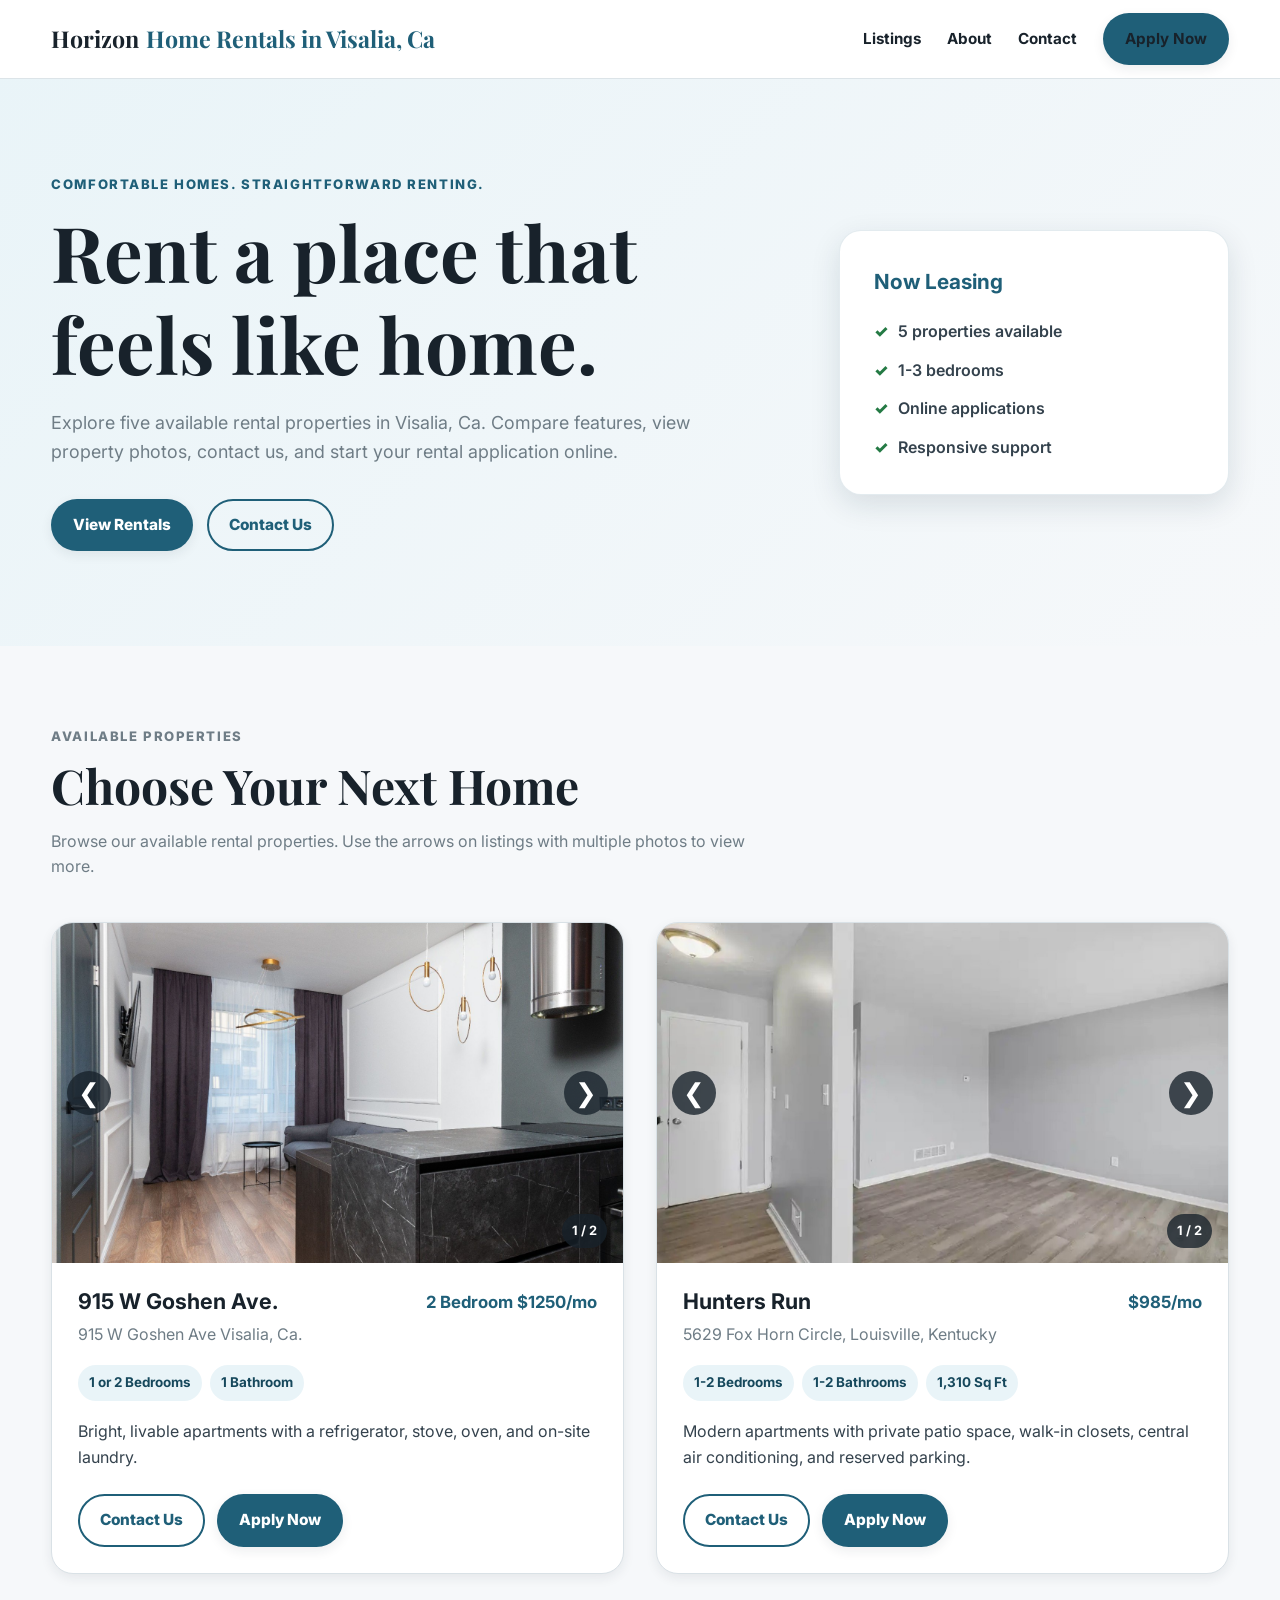
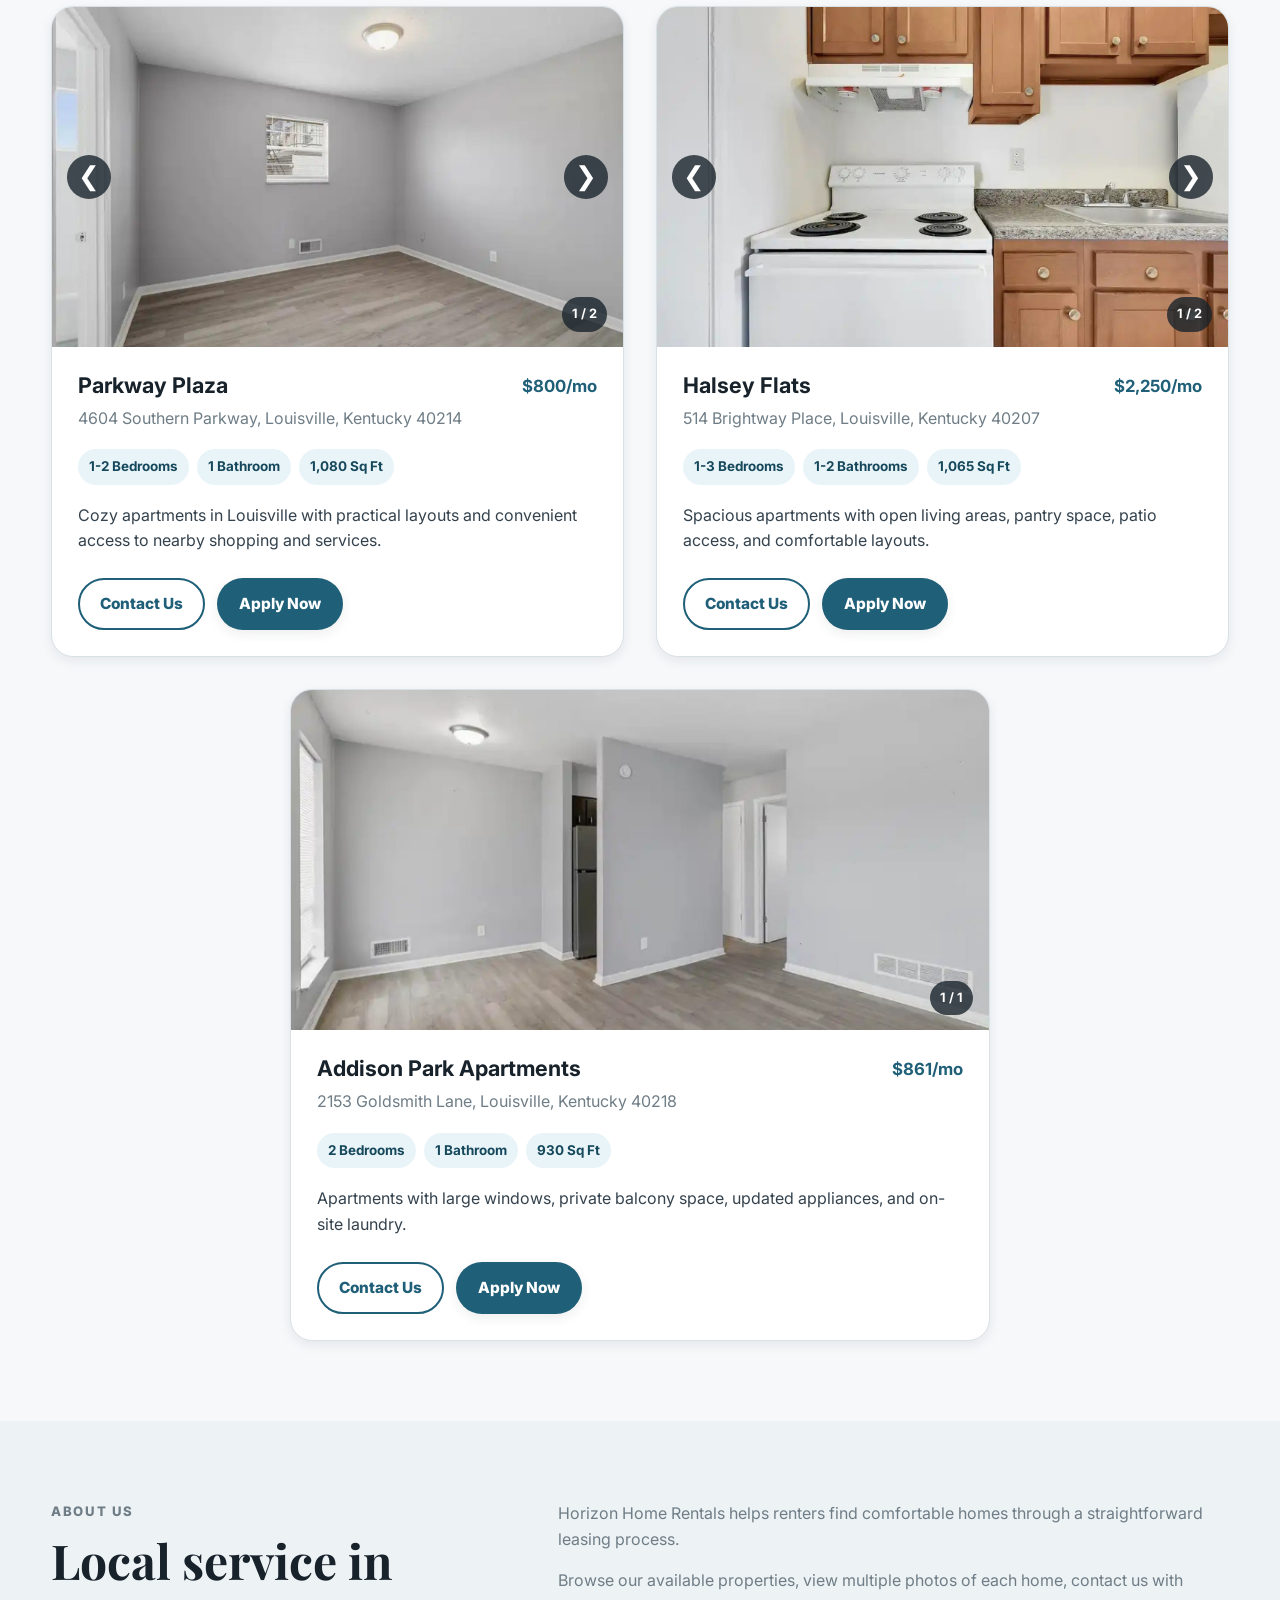
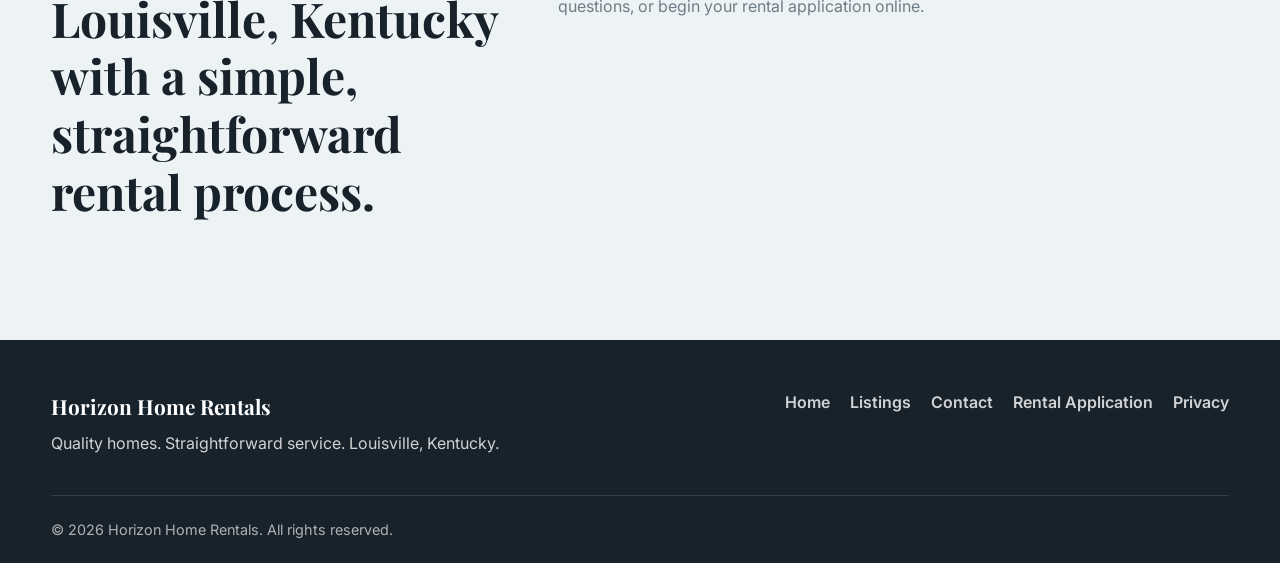
<file: index.html>
<!DOCTYPE html>
<html lang="en">

<head>
  <meta charset="UTF-8">

  <meta
    name="viewport"
    content="width=device-width, initial-scale=1.0"
  >

  <meta
    name="description"
    content="Browse available rental homes in Visalia, Ca. View property photos, contact us, and apply online."
  >

  <title>Horizon Home Rentals</title>

  <link
    rel="preconnect"
    href="https://fonts.googleapis.com"
  >

  <link
    rel="preconnect"
    href="https://fonts.gstatic.com"
    crossorigin
  >

  <link
    href="https://fonts.googleapis.com/css2?family=Inter:wght@400;500;600;700;800&family=Playfair+Display:wght@700&display=swap"
    rel="stylesheet"
  >

  <link
    rel="stylesheet"
    href="assets/css/styles.css"
  >

  <script
    src="assets/js/config.js"
    defer
  ></script>

  <script
    src="assets/js/main.js"
    defer
  ></script>
</head>

<body>

  <a
    class="skip-link"
    href="#main-content"
  >
    Skip to content
  </a>


  <!-- =========================
       HEADER
  ========================== -->

  <header class="site-header">

    <div class="container nav-wrap">

      <a
        class="brand"
        href="index.html"
        aria-label="Horizon Home Rentals home"
      >
        Horizon
        <span>Home Rentals in Visalia, Ca</span>
      </a>


      <button
        class="menu-toggle"
        type="button"
        aria-expanded="false"
        aria-controls="site-nav"
      >
        Menu
      </button>


      <nav
        id="site-nav"
        class="site-nav"
        aria-label="Primary navigation"
      >

        <a href="#listings">
          Listings
        </a>

        <a href="#about">
          About
        </a>

        <a href="contact.html">
          Contact
        </a>

        <a
          class="button button-primary"
          href="https://form.jotform.com/262532139626054"
        >
          Apply Now
        </a>

      </nav>

    </div>

  </header>


  <!-- =========================
       MAIN CONTENT
  ========================== -->

  <main id="main-content">


    <!-- =========================
         HERO SECTION
    ========================== -->

    <section
      class="hero"
      aria-labelledby="hero-title"
    >

      <div class="container hero-grid">

        <div class="hero-content">

          <p class="eyebrow">
            Comfortable homes. Straightforward renting.
          </p>

          <h1 id="hero-title">
            Rent a place that feels like home.
          </h1>

          <p class="hero-copy">
            Explore five available rental properties in Visalia, Ca.
            Compare features, view property photos, contact us, and start your
            rental application online.
          </p>

          <div class="hero-actions">

            <a
              class="button button-primary"
              href="#listings"
            >
              View Rentals
            </a>

            <a
              class="button button-secondary"
              href="contact.html"
            >
              Contact Us
            </a>

          </div>

        </div>


        <aside
          class="hero-card"
          aria-label="Rental highlights"
        >

          <strong>
            Now Leasing
          </strong>

          <span>
            5 properties available
          </span>

          <span>
            1-3 bedrooms
          </span>

          <span>
            Online applications
          </span>

          <span>
            Responsive support
          </span>

        </aside>

      </div>

    </section>


    <!-- =========================
         RENTAL LISTINGS
    ========================== -->

    <section
      id="listings"
      class="section"
      aria-labelledby="listings-title"
    >

      <div class="container">

        <header class="section-heading">

          <p class="eyebrow">
            Available Properties
          </p>

          <h2 id="listings-title">
            Choose Your Next Home
          </h2>

          <p>
            Browse our available rental properties.
            Use the arrows on listings with multiple photos to view more.
          </p>

        </header>


        <div class="listing-grid">


          <!-- =========================
               LISTING 1
          ========================== -->

          <article
            class="listing-card"
            data-listing="915 W Goshen ave."
          >

            <div
              class="slideshow"
              data-slideshow
              aria-label="Broadleaf Arms Apartments photo slideshow"
            >

              <img
                src="assets/images/image1.jpg"
                alt="Broadleaf Arms Apartments interior"
                class="slide active"
              >

              <img
                src="assets/images/image2.jpg"
                alt="Broadleaf Arms Apartments interior"
                class="slide"
              >


              <button
                class="slide-button prev"
                type="button"
                aria-label="View previous Broadleaf Arms Apartments photo"
              >
                &#10094;
              </button>

              <button
                class="slide-button next"
                type="button"
                aria-label="View next Broadleaf Arms Apartments photo"
              >
                &#10095;
              </button>


              <span
                class="slide-counter"
                aria-live="polite"
              >
                1 / 2
              </span>

            </div>


            <div class="listing-content">

              <header class="listing-title-row">

                <h3>
                  915 W Goshen Ave.
                </h3>

                <strong>
                  2 Bedroom $1250/mo<br>
                
                </strong>

              </header>


              <address class="address">
                915 W Goshen Ave Visalia, Ca.
              </address>


              <ul
                class="facts"
                aria-label="Property details"
              >
                <li>1 or 2 Bedrooms</li>
                <li>1 Bathroom</li>
              </ul>


              <p>
                Bright, livable apartments with a refrigerator, stove,
                oven, and on-site laundry.
              </p>


              <footer class="card-actions">

                <a
                  class="button button-secondary"
                  href="contact.html?property=Broadleaf%20Arms%20Apartments"
                >
                  Contact Us
                </a>

                <a
                  class="button button-primary"
                  href="https://form.jotform.com/262532139626054"
                >
                  Apply Now
                </a>

              </footer>

            </div>

          </article>


          <!-- =========================
               LISTING 2
          ========================== -->

          <article
            class="listing-card"
            data-listing="Hunters Run"
          >

            <div
              class="slideshow"
              data-slideshow
              aria-label="Hunters Run photo slideshow"
            >

              <img
                src="assets/images/image3.jpg"
                alt="Hunters Run apartment interior"
                class="slide active"
              >

              <img
                src="assets/images/image4.jpg"
                alt="Hunters Run apartment interior"
                class="slide"
              >


              <button
                class="slide-button prev"
                type="button"
                aria-label="View previous Hunters Run photo"
              >
                &#10094;
              </button>

              <button
                class="slide-button next"
                type="button"
                aria-label="View next Hunters Run photo"
              >
                &#10095;
              </button>


              <span
                class="slide-counter"
                aria-live="polite"
              >
                1 / 2
              </span>

            </div>


            <div class="listing-content">

              <header class="listing-title-row">

                <h3>
                  Hunters Run
                </h3>

                <strong>
                  $985/mo
                </strong>

              </header>


              <address class="address">
                5629 Fox Horn Circle, Louisville, Kentucky
              </address>


              <ul
                class="facts"
                aria-label="Property details"
              >
                <li>1-2 Bedrooms</li>
                <li>1-2 Bathrooms</li>
                <li>1,310 Sq Ft</li>
              </ul>


              <p>
                Modern apartments with private patio space, walk-in closets,
                central air conditioning, and reserved parking.
              </p>


              <footer class="card-actions">

                <a
                  class="button button-secondary"
                  href="contact.html?property=Hunters%20Run"
                >
                  Contact Us
                </a>

                <a
                  class="button button-primary"
                  href="https://form.jotform.com/262532139626054"
                >
                  Apply Now
                </a>

              </footer>

            </div>

          </article>


          <!-- =========================
               LISTING 3
          ========================== -->

          <article
            class="listing-card"
            data-listing="Parkway Plaza"
          >

            <div
              class="slideshow"
              data-slideshow
              aria-label="Parkway Plaza photo slideshow"
            >

              <img
                src="assets/images/image5.jpg"
                alt="Parkway Plaza apartment interior"
                class="slide active"
              >

              <img
                src="assets/images/image6.jpg"
                alt="Parkway Plaza apartment interior"
                class="slide"
              >


              <button
                class="slide-button prev"
                type="button"
                aria-label="View previous Parkway Plaza photo"
              >
                &#10094;
              </button>

              <button
                class="slide-button next"
                type="button"
                aria-label="View next Parkway Plaza photo"
              >
                &#10095;
              </button>


              <span
                class="slide-counter"
                aria-live="polite"
              >
                1 / 2
              </span>

            </div>


            <div class="listing-content">

              <header class="listing-title-row">

                <h3>
                  Parkway Plaza
                </h3>

                <strong>
                  $800/mo
                </strong>

              </header>


              <address class="address">
                4604 Southern Parkway, Louisville, Kentucky 40214
              </address>


              <ul
                class="facts"
                aria-label="Property details"
              >
                <li>1-2 Bedrooms</li>
                <li>1 Bathroom</li>
                <li>1,080 Sq Ft</li>
              </ul>


              <p>
                Cozy apartments in Louisville with practical layouts
                and convenient access to nearby shopping and services.
              </p>


              <footer class="card-actions">

                <a
                  class="button button-secondary"
                  href="contact.html?property=Parkway%20Plaza"
                >
                  Contact Us
                </a>

                <a
                  class="button button-primary"
                  href="https://form.jotform.com/262532139626054"
                >
                  Apply Now
                </a>

              </footer>

            </div>

          </article>


          <!-- =========================
               LISTING 4
          ========================== -->

          <article
            class="listing-card"
            data-listing="Halsey Flats"
          >

            <div
              class="slideshow"
              data-slideshow
              aria-label="Halsey Flats photo slideshow"
            >

              <img
                src="assets/images/image7.jpg"
                alt="Halsey Flats apartment interior"
                class="slide active"
              >

              <img
                src="assets/images/image8.jpg"
                alt="Halsey Flats apartment interior"
                class="slide"
              >


              <button
                class="slide-button prev"
                type="button"
                aria-label="View previous Halsey Flats photo"
              >
                &#10094;
              </button>

              <button
                class="slide-button next"
                type="button"
                aria-label="View next Halsey Flats photo"
              >
                &#10095;
              </button>


              <span
                class="slide-counter"
                aria-live="polite"
              >
                1 / 2
              </span>

            </div>


            <div class="listing-content">

              <header class="listing-title-row">

                <h3>
                  Halsey Flats
                </h3>

                <strong>
                  $2,250/mo
                </strong>

              </header>


              <address class="address">
                514 Brightway Place, Louisville, Kentucky 40207
              </address>


              <ul
                class="facts"
                aria-label="Property details"
              >
                <li>1-3 Bedrooms</li>
                <li>1-2 Bathrooms</li>
                <li>1,065 Sq Ft</li>
              </ul>


              <p>
                Spacious apartments with open living areas,
                pantry space, patio access, and comfortable layouts.
              </p>


              <footer class="card-actions">

                <a
                  class="button button-secondary"
                  href="contact.html?property=Halsey%20Flats"
                >
                  Contact Us
                </a>

                <a
                  class="button button-primary"
                  href="https://form.jotform.com/262532139626054"
                >
                  Apply Now
                </a>

              </footer>

            </div>

          </article>


          <!-- =========================
               LISTING 5
          ========================== -->

          <article
            class="listing-card"
            data-listing="Addison Park Apartments"
          >

            <div
              class="slideshow"
              data-slideshow
              aria-label="Addison Park Apartments photo slideshow"
            >

              <img
                src="assets/images/image9.jpg"
                alt="Addison Park Apartments interior"
                class="slide active"
              >


              <span
                class="slide-counter"
                aria-live="polite"
              >
                1 / 1
              </span>

            </div>


            <div class="listing-content">

              <header class="listing-title-row">

                <h3>
                  Addison Park Apartments
                </h3>

                <strong>
                  $861/mo
                </strong>

              </header>


              <address class="address">
                2153 Goldsmith Lane, Louisville, Kentucky 40218
              </address>


              <ul
                class="facts"
                aria-label="Property details"
              >
                <li>2 Bedrooms</li>
                <li>1 Bathroom</li>
                <li>930 Sq Ft</li>
              </ul>


              <p>
                Apartments with large windows, private balcony space,
                updated appliances, and on-site laundry.
              </p>


              <footer class="card-actions">

                <a
                  class="button button-secondary"
                  href="contact.html?property=Addison%20Park%20Apartments"
                >
                  Contact Us
                </a>

                <a
                  class="button button-primary"
                  href="https://form.jotform.com/262532139626054"
                >
                  Apply Now
                </a>

              </footer>

            </div>

          </article>

        </div>

      </div>

    </section>


    <!-- =========================
         ABOUT SECTION
    ========================== -->

    <section
      id="about"
      class="section section-muted"
      aria-labelledby="about-title"
    >

      <div class="container two-column">

        <header>

          <p class="eyebrow">
            About Us
          </p>

          <h2 id="about-title">
            Local service in Louisville, Kentucky with a simple,
            straightforward rental process.
          </h2>

        </header>


        <div>

          <p>
            Horizon Home Rentals helps renters find comfortable homes
            through a straightforward leasing process.
          </p>

          <p>
            Browse our available properties, view multiple photos of each home,
            contact us with questions, or begin your rental application online.
          </p>

        </div>

      </div>

    </section>

  </main>


  <!-- =========================
       FOOTER
  ========================== -->

  <footer class="site-footer">

    <div class="container footer-grid">

      <section aria-labelledby="footer-company">

        <strong id="footer-company">
          Horizon Home Rentals
        </strong>

        <p>
          Quality homes. Straightforward service. Louisville, Kentucky.
        </p>

      </section>


      <nav aria-label="Footer navigation">

        <a href="index.html">
          Home
        </a>

        <a href="#listings">
          Listings
        </a>

        <a href="contact.html">
          Contact
        </a>

        <a href="https://form.jotform.com/262532139626054">
          Rental Application
        </a>

        <a href="privacy.html">
          Privacy
        </a>

      </nav>

    </div>


    <div class="container footer-bottom">

      <p>
        &copy;
        <span id="year"></span>
        Horizon Home Rentals.
        All rights reserved.
      </p>

    </div>

  </footer>

</body>

</html>
</file>
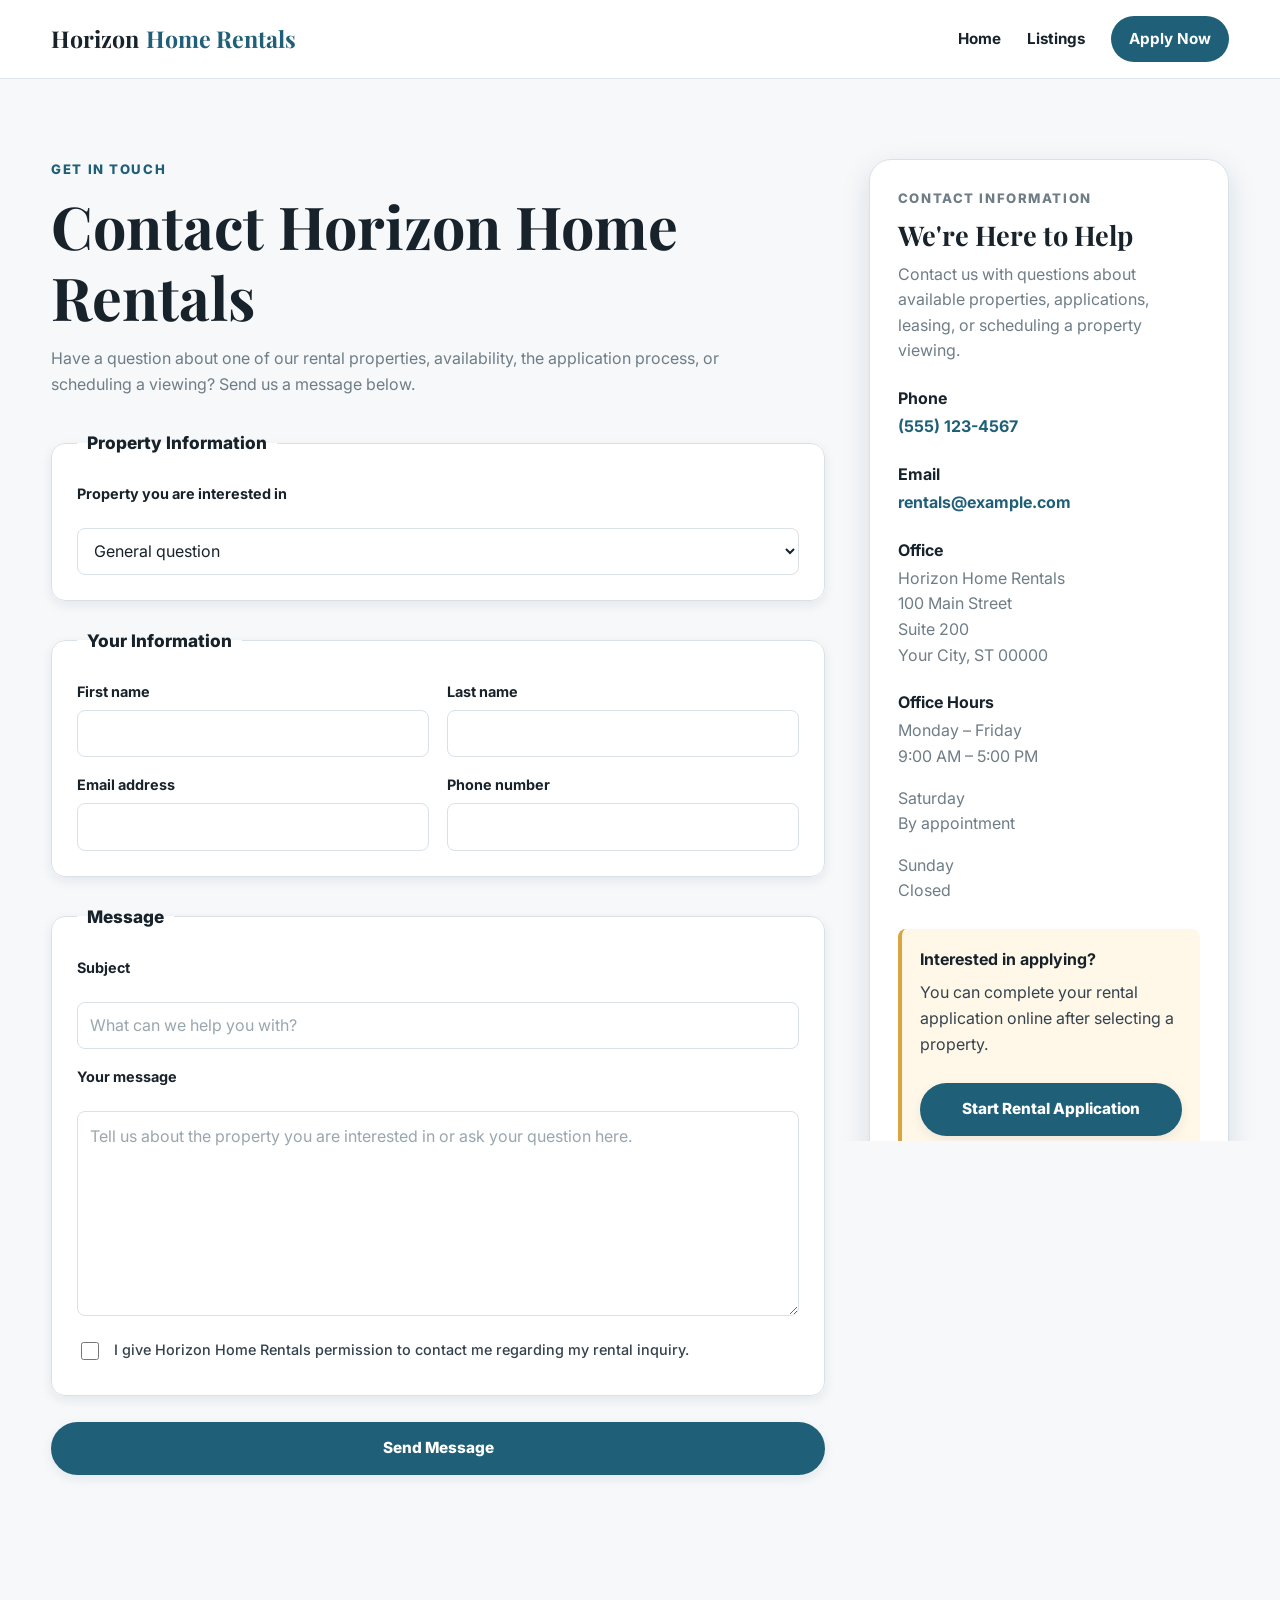
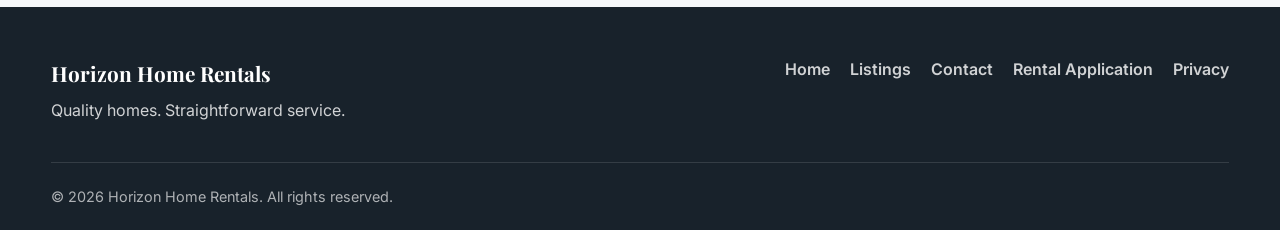
<file: contact.html>
<!doctype html>
<html lang="en">

<head>
  <meta charset="utf-8">

  <meta
    name="viewport"
    content="width=device-width, initial-scale=1"
  >

  <meta
    name="description"
    content="Contact Horizon Home Rentals about available rental properties, leasing questions, and rental applications."
  >

  <title>
    Contact Us | Horizon Home Rentals
  </title>

  <link
    rel="preconnect"
    href="https://fonts.googleapis.com"
  >

  <link
    rel="preconnect"
    href="https://fonts.gstatic.com"
    crossorigin
  >

  <link
    href="https://fonts.googleapis.com/css2?family=Inter:wght@400;500;600;700;800&family=Playfair+Display:wght@700&display=swap"
    rel="stylesheet"
  >

  <link
    rel="stylesheet"
    href="assets/css/styles.css"
  >

  <script
    src="assets/js/config.js"
    defer
  ></script>

  <script
    src="assets/js/contact.js"
    defer
  ></script>
</head>


<body>

  <a
    class="skip-link"
    href="#main-content"
  >
    Skip to content
  </a>


  <!-- =========================
       HEADER
  ========================== -->

  <header class="site-header">

    <div class="container nav-wrap">

      <a
        class="brand"
        href="index.html"
        aria-label="Horizon Home Rentals home"
      >
        Horizon
        <span>Home Rentals</span>
      </a>


      <nav
        class="site-nav always-visible"
        aria-label="Primary navigation"
      >

        <a href="index.html">
          Home
        </a>

        <a href="index.html#listings">
          Listings
        </a>

        <a
          class="nav-cta"
          href="application.html"
        >
          Apply Now
        </a>

      </nav>

    </div>

  </header>


  <!-- =========================
       MAIN CONTENT
  ========================== -->

  <main
    id="main-content"
    class="section"
  >

    <div class="container form-layout">


      <!-- =========================
           CONTACT FORM SECTION
      ========================== -->

      <section aria-labelledby="contact-title">

        <p class="eyebrow">
          Get In Touch
        </p>

        <h1 id="contact-title">
          Contact Horizon Home Rentals
        </h1>

        <p class="form-intro">
          Have a question about one of our rental properties,
          availability, the application process, or scheduling
          a viewing? Send us a message below.
        </p>


        <form
          id="contact-form"
          class="application-form"
          novalidate
        >


          <!-- =========================
               PROPERTY SELECTION
          ========================== -->

          <fieldset>

            <legend>
              Property Information
            </legend>


            <label for="property">
              Property you are interested in
            </label>

            <select
              id="property"
              name="property"
            >

              <option value="">
                General question
              </option>

              <option>
                Cedar Ridge House
              </option>

              <option>
                Maple Court Townhome
              </option>

              <option>
                Willow Park Bungalow
              </option>

              <option>
                Riverstone Family Home
              </option>

              <option>
                Sunset Loft Apartment
              </option>

            </select>

          </fieldset>


          <!-- =========================
               CONTACT INFORMATION
          ========================== -->

          <fieldset>

            <legend>
              Your Information
            </legend>


            <div class="field-grid two">


              <div>

                <label for="first-name">
                  First name
                </label>

                <input
                  id="first-name"
                  name="first_name"
                  type="text"
                  autocomplete="given-name"
                  required
                >

              </div>


              <div>

                <label for="last-name">
                  Last name
                </label>

                <input
                  id="last-name"
                  name="last_name"
                  type="text"
                  autocomplete="family-name"
                  required
                >

              </div>


            </div>


            <div class="field-grid two">


              <div>

                <label for="email">
                  Email address
                </label>

                <input
                  id="email"
                  name="email"
                  type="email"
                  autocomplete="email"
                  required
                >

              </div>


              <div>

                <label for="phone">
                  Phone number
                </label>

                <input
                  id="phone"
                  name="phone"
                  type="tel"
                  autocomplete="tel"
                >

              </div>


            </div>

          </fieldset>


          <!-- =========================
               MESSAGE DETAILS
          ========================== -->

          <fieldset>

            <legend>
              Message
            </legend>


            <label for="subject">
              Subject
            </label>

            <input
              id="subject"
              name="subject"
              type="text"
              placeholder="What can we help you with?"
              required
            >


            <label for="message">
              Your message
            </label>

            <textarea
              id="message"
              name="message"
              rows="7"
              placeholder="Tell us about the property you are interested in or ask your question here."
              required
            ></textarea>


            <label class="check-row">

              <input
                type="checkbox"
                name="contact_permission"
                required
              >

              <span>
                I give Horizon Home Rentals permission to
                contact me regarding my rental inquiry.
              </span>

            </label>

          </fieldset>


          <!-- =========================
               SUBMIT BUTTON
          ========================== -->

          <button
            class="button button-primary full-width"
            type="submit"
          >
            Send Message
          </button>


          <p
            id="contact-status"
            class="status-message"
            role="status"
            aria-live="polite"
          ></p>


        </form>

      </section>


      <!-- =========================
           CONTACT INFORMATION CARD
      ========================== -->

      <aside
        class="payment-card"
        aria-labelledby="contact-info-title"
      >

        <p class="eyebrow">
          Contact Information
        </p>

        <h2 id="contact-info-title">
          We're Here to Help
        </h2>


        <p>
          Contact us with questions about available
          properties, applications, leasing, or
          scheduling a property viewing.
        </p>


        <section aria-labelledby="phone-title">

          <h3 id="phone-title">
            Phone
          </h3>

          <p>
            <a href="tel:+15551234567">
              (555) 123-4567
            </a>
          </p>

        </section>


        <section aria-labelledby="email-title">

          <h3 id="email-title">
            Email
          </h3>

          <p>
            <a href="mailto:rentals@example.com">
              rentals@example.com
            </a>
          </p>

        </section>


        <section aria-labelledby="office-title">

          <h3 id="office-title">
            Office
          </h3>

          <address>
            Horizon Home Rentals<br>
            100 Main Street<br>
            Suite 200<br>
            Your City, ST 00000
          </address>

        </section>


        <section aria-labelledby="hours-title">

          <h3 id="hours-title">
            Office Hours
          </h3>

          <p>
            Monday – Friday<br>
            9:00 AM – 5:00 PM
          </p>

          <p>
            Saturday<br>
            By appointment
          </p>

          <p>
            Sunday<br>
            Closed
          </p>

        </section>


        <div class="notice">

          <strong>
            Interested in applying?
          </strong>

          <p>
            You can complete your rental application
            online after selecting a property.
          </p>

          <a
            class="button button-primary full-width"
            href="application.html"
          >
            Start Rental Application
          </a>

        </div>


      </aside>


    </div>

  </main>


  <!-- =========================
       FOOTER
  ========================== -->

  <footer class="site-footer">

    <div class="container footer-grid">


      <section aria-labelledby="footer-company">

        <strong id="footer-company">
          Horizon Home Rentals
        </strong>

        <p>
          Quality homes. Straightforward service.
        </p>

      </section>


      <nav aria-label="Footer navigation">

        <a href="index.html">
          Home
        </a>

        <a href="index.html#listings">
          Listings
        </a>

        <a href="contact.html">
          Contact
        </a>

        <a href="application.html">
          Rental Application
        </a>

        <a href="privacy.html">
          Privacy
        </a>

      </nav>


    </div>


    <div class="container footer-bottom">

      <p>
        &copy;
        <span id="year"></span>
        Horizon Home Rentals.
        All rights reserved.
      </p>

    </div>

  </footer>


</body>

</html>
</file>
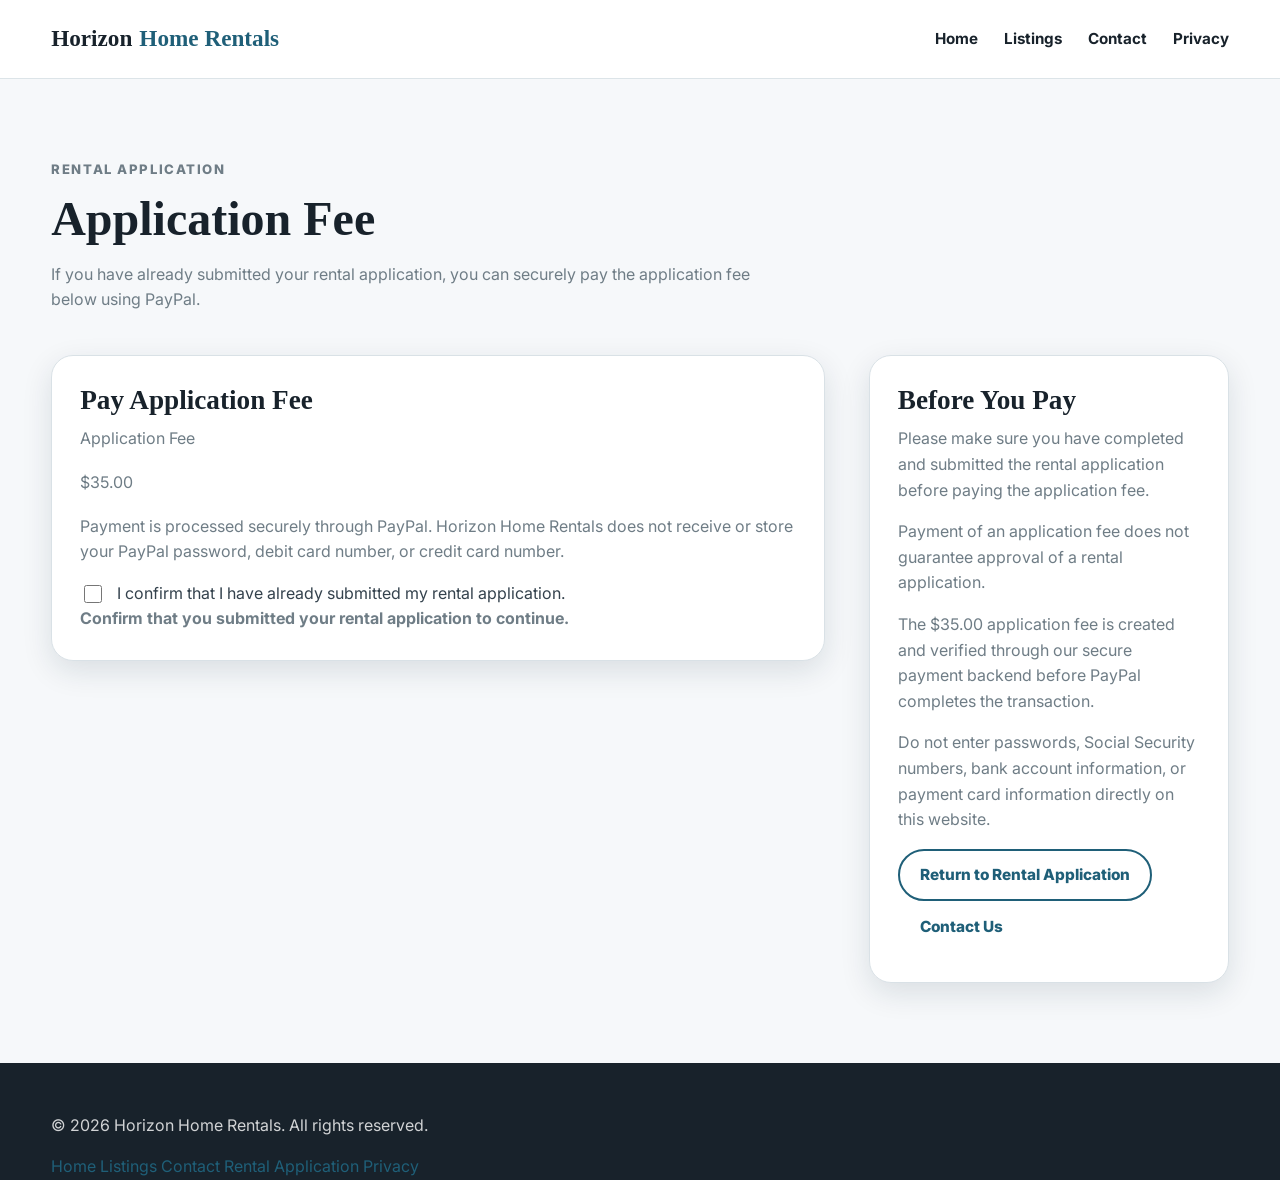
<file: payment.html>
<!DOCTYPE html>
<html lang="en">

<head>
  <meta charset="UTF-8">

  <meta
    name="viewport"
    content="width=device-width, initial-scale=1.0"
  >

  <meta
    name="description"
    content="Pay the Horizon Home Rentals rental application fee securely through PayPal."
  >

  <title>Application Fee | Horizon Home Rentals</title>

  <link
    rel="preconnect"
    href="https://fonts.googleapis.com"
  >

  <link
    rel="preconnect"
    href="https://fonts.gstatic.com"
    crossorigin
  >

  <link
    href="https://fonts.googleapis.com/css2?family=Inter:wght@400;500;600;700&display=swap"
    rel="stylesheet"
  >

  <link
    rel="stylesheet"
    href="assets/css/styles.css"
  >
</head>


<body>

  <a
    class="skip-link"
    href="#main-content"
  >
    Skip to main content
  </a>


  <!-- =========================
       HEADER
  ========================== -->

  <header class="site-header">

    <div class="container nav-wrap">

      <a
        class="brand"
        href="index.html"
        aria-label="Horizon Home Rentals home"
      >
        Horizon
        <span>Home Rentals</span>
      </a>


      <nav
        class="site-nav always-visible"
        aria-label="Main navigation"
      >

        <a href="index.html">
          Home
        </a>

        <a href="index.html#listings">
          Listings
        </a>

        <a href="contact.html">
          Contact
        </a>

        <a href="privacy.html">
          Privacy
        </a>

      </nav>

    </div>

  </header>


  <!-- =========================
       MAIN CONTENT
  ========================== -->

  <main
    id="main-content"
    class="section"
  >

    <div class="container">

      <div class="section-heading">

        <p class="eyebrow">
          Rental Application
        </p>

        <h1>
          Application Fee
        </h1>

        <p>
          If you have already submitted your rental application,
          you can securely pay the application fee below using PayPal.
        </p>

      </div>


      <div class="form-layout">


        <!-- =========================
             PAYMENT CARD
        ========================== -->

        <section
          class="payment-card"
          aria-labelledby="payment-heading"
        >

          <h2 id="payment-heading">
            Pay Application Fee
          </h2>


          <p>
            Application Fee
          </p>


          <p
            class="fee"
            id="fee-display"
          >
            $35.00
          </p>


          <p>
            Payment is processed securely through PayPal.
            Horizon Home Rentals does not receive or store your
            PayPal password, debit card number, or credit card number.
          </p>


          <div class="check-row">

            <input
              type="checkbox"
              id="application-confirmation"
              name="application_confirmation"
            >

            <label for="application-confirmation">
              I confirm that I have already submitted my rental application.
            </label>

          </div>


          <div
            id="paypal-button-container"
            aria-live="polite"
            style="display: none; margin-top: 24px;"
          ></div>


          <p
            id="paypal-status"
            class="status-message"
            role="status"
            aria-live="polite"
          >
            Confirm that you submitted your rental application to continue.
          </p>

        </section>


        <!-- =========================
             INFORMATION CARD
        ========================== -->

        <aside class="payment-card">

          <h2>
            Before You Pay
          </h2>


          <p>
            Please make sure you have completed and submitted
            the rental application before paying the application fee.
          </p>


          <p>
            Payment of an application fee does not guarantee
            approval of a rental application.
          </p>


          <p>
            The $35.00 application fee is created and verified
            through our secure payment backend before PayPal
            completes the transaction.
          </p>


          <p>
            Do not enter passwords, Social Security numbers,
            bank account information, or payment card information
            directly on this website.
          </p>


          <a
            class="button button-secondary"
            href="https://form.jotform.com/262532139626054"
          >
            Return to Rental Application
          </a>


          <a
            class="button button-outline"
            href="contact.html"
          >
            Contact Us
          </a>

        </aside>

      </div>

    </div>

  </main>


  <!-- =========================
       FOOTER
  ========================== -->

  <footer class="site-footer">

    <div class="container">

      <p>
        &copy;
        <span id="year">2026</span>
        Horizon Home Rentals.
        All rights reserved.
      </p>


      <nav
        class="footer-nav"
        aria-label="Footer navigation"
      >

        <a href="index.html">
          Home
        </a>

        <a href="index.html#listings">
          Listings
        </a>

        <a href="contact.html">
          Contact
        </a>

        <a href="https://form.jotform.com/262532139626054">
          Rental Application
        </a>

        <a href="privacy.html">
          Privacy
        </a>

      </nav>

    </div>

  </footer>


  <!-- =========================
       SITE CONFIG
  ========================== -->

  <script src="assets/js/config.js"></script>


  <!-- =========================
       PAYPAL SECURE CHECKOUT
  ========================== -->

  <script>

    document.addEventListener(
      "DOMContentLoaded",
      initializePaymentPage
    );


    function initializePaymentPage() {

      const config =
        window.RENTAL_SITE_CONFIG || {};


      const checkbox =
        document.getElementById(
          "application-confirmation"
        );


      const paypalContainer =
        document.getElementById(
          "paypal-button-container"
        );


      const status =
        document.getElementById(
          "paypal-status"
        );


      const feeDisplay =
        document.getElementById(
          "fee-display"
        );


      const year =
        document.getElementById(
          "year"
        );


      const clientId =
        config.paypalClientId || "";


      /*
       * Your Netlify payment backend.
       */

      const NETLIFY_BACKEND =
        "https://warm-palmier-0e6c75.netlify.app";


      const CREATE_ORDER_URL =
        NETLIFY_BACKEND +
        "/.netlify/functions/create-order";


      const CAPTURE_ORDER_URL =
        NETLIFY_BACKEND +
        "/.netlify/functions/capture-order";


      /*
       * Update footer year.
       */

      if (year) {

        year.textContent =
          new Date().getFullYear();

      }


      /*
       * Display fixed application fee.
       */

      if (feeDisplay) {

        feeDisplay.textContent =
          "$35.00";

      }


      /*
       * Check required elements.
       */

      if (
        !checkbox ||
        !paypalContainer ||
        !status
      ) {

        console.error(
          "Required payment page elements are missing."
        );

        return;

      }


      /*
       * Make sure PayPal Client ID
       * exists in config.js.
       */

      if (
        !clientId ||
        clientId ===
          "YOUR_PAYPAL_CLIENT_ID"
      ) {

        setStatus(
          "PayPal has not been configured.",
          "error"
        );


        checkbox.disabled = true;

        return;

      }


      /*
       * Confirmation checkbox.
       */

      checkbox.addEventListener(
        "change",
        function () {

          if (checkbox.checked) {

            paypalContainer.style.display =
              "block";


            setStatus(
              "Loading secure PayPal checkout...",
              "info"
            );


            loadPayPalSDK();

          } else {

            paypalContainer.style.display =
              "none";


            setStatus(
              "Confirm that you submitted your rental application to continue.",
              "info"
            );

          }

        }
      );


      /*
       * Load PayPal SDK.
       */

      function loadPayPalSDK() {

        if (
          window.paypal &&
          window.paypal.Buttons
        ) {

          renderPayPalButtons();

          return;

        }


        const existingScript =
          document.getElementById(
            "paypal-sdk-script"
          );


        if (existingScript) {

          return;

        }


        const script =
          document.createElement(
            "script"
          );


        script.id =
          "paypal-sdk-script";


        script.src =
          "https://www.paypal.com/sdk/js" +
          "?client-id=" +
          encodeURIComponent(clientId) +
          "&currency=USD" +
          "&intent=capture";


        script.async = true;


        script.onload =
          function () {

            if (
              window.paypal &&
              window.paypal.Buttons
            ) {

              renderPayPalButtons();

            } else {

              setStatus(
                "PayPal checkout could not be initialized.",
                "error"
              );

            }

          };


        script.onerror =
          function () {

            setStatus(
              "PayPal could not be loaded. Please refresh the page and try again.",
              "error"
            );

          };


        document.body.appendChild(
          script
        );

      }


      /*
       * Render PayPal Buttons.
       */

      function renderPayPalButtons() {

        if (
          paypalContainer.dataset.rendered ===
          "true"
        ) {

          setStatus(
            "Choose PayPal below to continue.",
            "success"
          );

          return;

        }


        paypalContainer.innerHTML = "";


        try {

          window.paypal
            .Buttons({

              style: {

                layout:
                  "vertical",

                shape:
                  "rect",

                label:
                  "paypal"

              },


              /*
               * Netlify creates the order.
               * The browser does NOT decide
               * the actual payment amount.
               */

              createOrder:
                async function () {

                  setStatus(
                    "Creating secure $35.00 payment...",
                    "info"
                  );


                  try {

                    const response =
                      await fetch(
                        CREATE_ORDER_URL,
                        {

                          method:
                            "POST",

                          headers: {

                            "Content-Type":
                              "application/json"

                          }

                        }
                      );


                    let data = {};


                    try {

                      data =
                        await response.json();

                    } catch (
                      jsonError
                    ) {

                      console.error(
                        "Could not read create-order response:",
                        jsonError
                      );

                    }


                    if (
                      !response.ok ||
                      !data.id
                    ) {

                      console.error(
                        "Create order failed:",
                        data
                      );


                      setStatus(
                        data.error ||
                        "The payment order could not be created.",
                        "error"
                      );


                      throw new Error(
                        data.error ||
                        "Unable to create PayPal order."
                      );

                    }


                    return data.id;

                  } catch (
                    error
                  ) {

                    console.error(
                      "Create order request error:",
                      error
                    );


                    setStatus(
                      "The payment could not be started. Please try again.",
                      "error"
                    );


                    throw error;

                  }

                },


              /*
               * Buyer approved PayPal.
               * Netlify verifies the order
               * and captures it.
               */

              onApprove:
                async function (
                  data
                ) {

                  setStatus(
                    "Verifying and processing your payment...",
                    "info"
                  );


                  try {

                    const response =
                      await fetch(
                        CAPTURE_ORDER_URL,
                        {

                          method:
                            "POST",

                          headers: {

                            "Content-Type":
                              "application/json"

                          },

                          body:
                            JSON.stringify({

                              orderID:
                                data.orderID

                            })

                        }
                      );


                    let result = {};


                    try {

                      result =
                        await response.json();

                    } catch (
                      jsonError
                    ) {

                      console.error(
                        "Could not read capture response:",
                        jsonError
                      );

                    }


                    if (
                      !response.ok ||
                      !result.success
                    ) {

                      console.error(
                        "Capture failed:",
                        result
                      );


                      setStatus(
                        result.error ||
                        "Payment verification failed.",
                        "error"
                      );


                      throw new Error(
                        result.error ||
                        "Payment verification failed."
                      );

                    }


                    paypalContainer.style.display =
                      "none";


                    checkbox.checked =
                      true;


                    checkbox.disabled =
                      true;


                    let successMessage =
                      "Payment completed successfully.";


                    if (
                      result.transactionID
                    ) {

                      successMessage +=
                        " Transaction ID: " +
                        result.transactionID;

                    }


                    setStatus(
                      successMessage,
                      "success"
                    );

                  } catch (
                    error
                  ) {

                    console.error(
                      "Capture request error:",
                      error
                    );


                    setStatus(
                      "The payment could not be verified or completed. Please try again.",
                      "error"
                    );


                    throw error;

                  }

                },


              /*
               * Buyer cancels.
               */

              onCancel:
                function () {

                  setStatus(
                    "The payment was cancelled. No payment was completed.",
                    "info"
                  );

                },


              /*
               * PayPal checkout error.
               */

              onError:
                function (
                  error
                ) {

                  console.error(
                    "PayPal checkout error:",
                    error
                  );


                  setStatus(
                    "PayPal could not complete the payment. Please try again.",
                    "error"
                  );

                }

            })


            .render(
              "#paypal-button-container"
            )


            .then(
              function () {

                paypalContainer.dataset.rendered =
                  "true";


                setStatus(
                  "Choose PayPal below to continue.",
                  "success"
                );

              }
            )


            .catch(
              function (
                error
              ) {

                console.error(
                  "PayPal button render error:",
                  error
                );


                setStatus(
                  "The PayPal button could not be displayed. Please refresh the page.",
                  "error"
                );

              }
            );

        } catch (
          error
        ) {

          console.error(
            "PayPal initialization error:",
            error
          );


          setStatus(
            "PayPal could not be initialized.",
            "error"
          );

        }

      }


      /*
       * Status helper.
       */

      function setStatus(
        message,
        type
      ) {

        status.textContent =
          message;


        status.classList.remove(
          "success",
          "error"
        );


        if (
          type === "success"
        ) {

          status.classList.add(
            "success"
          );

        }


        if (
          type === "error"
        ) {

          status.classList.add(
            "error"
          );

        }

      }

    }

  </script>

</body>

</html>
</file>
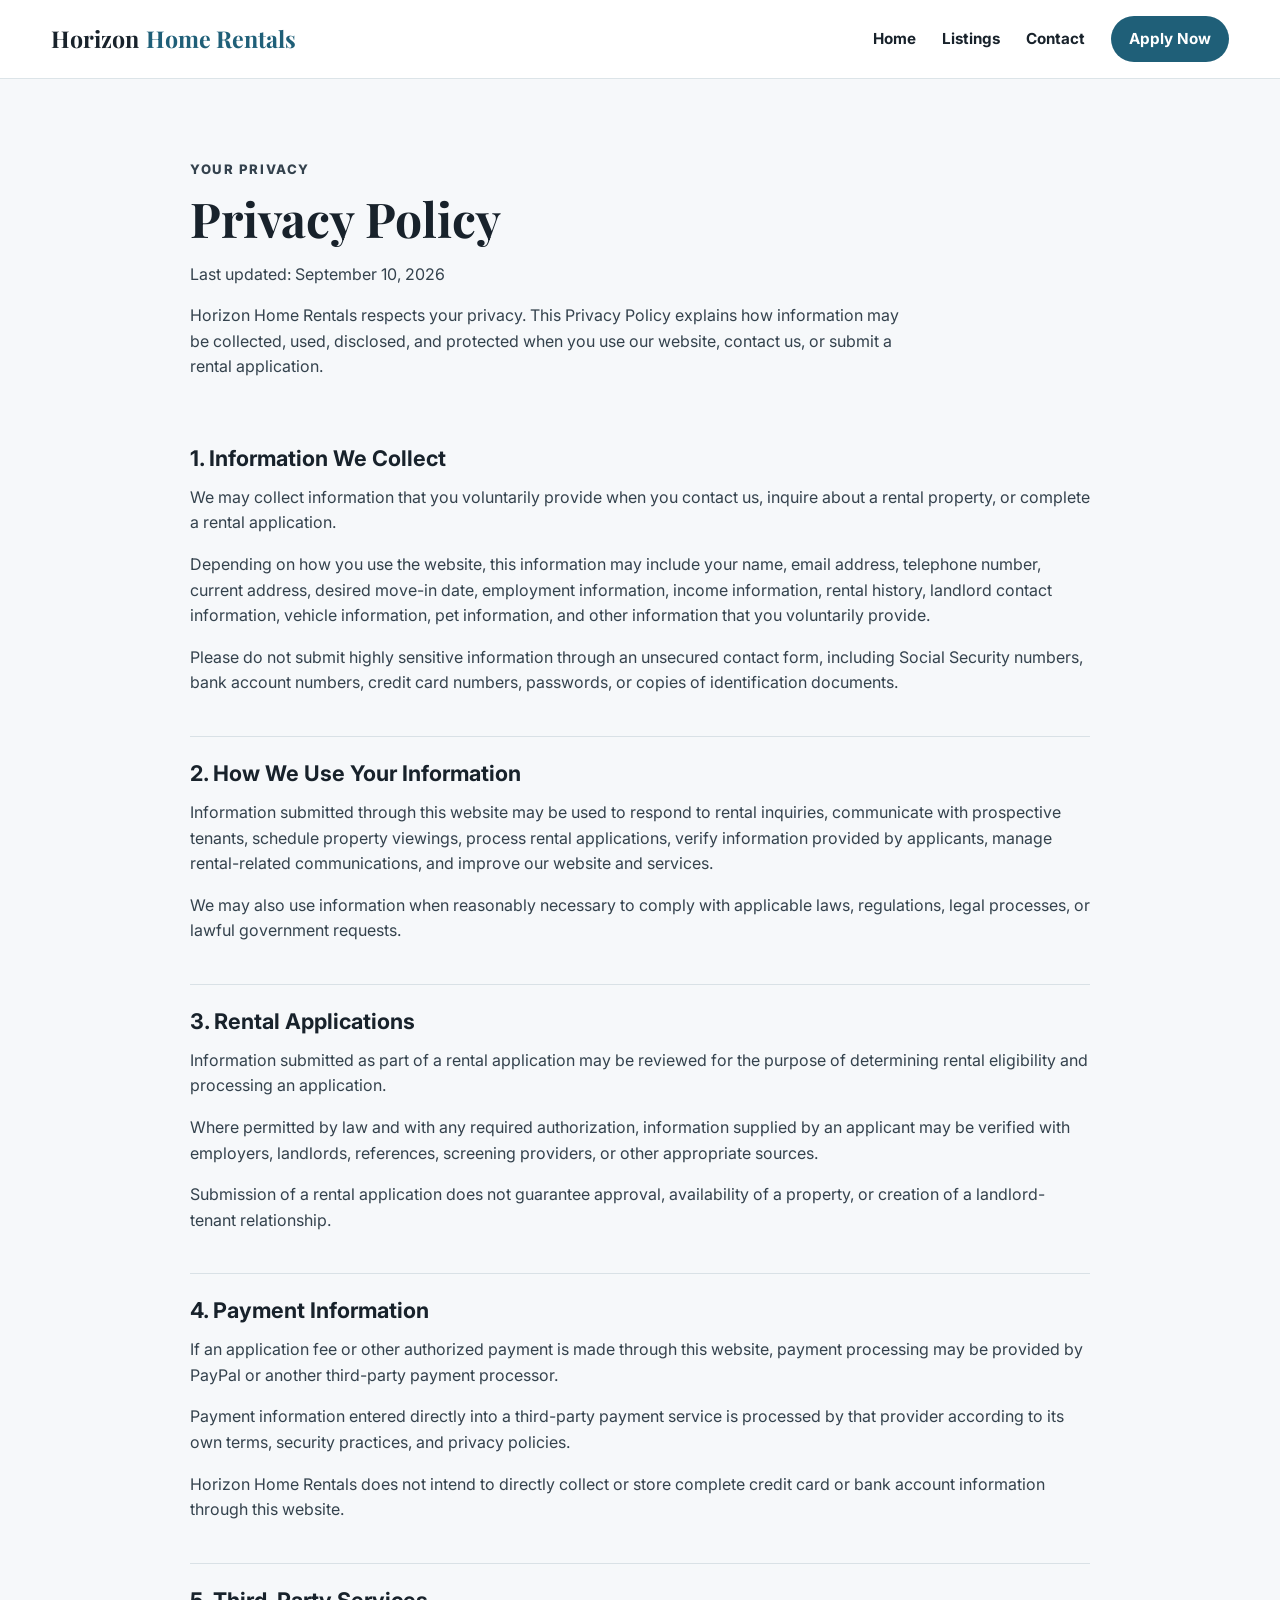
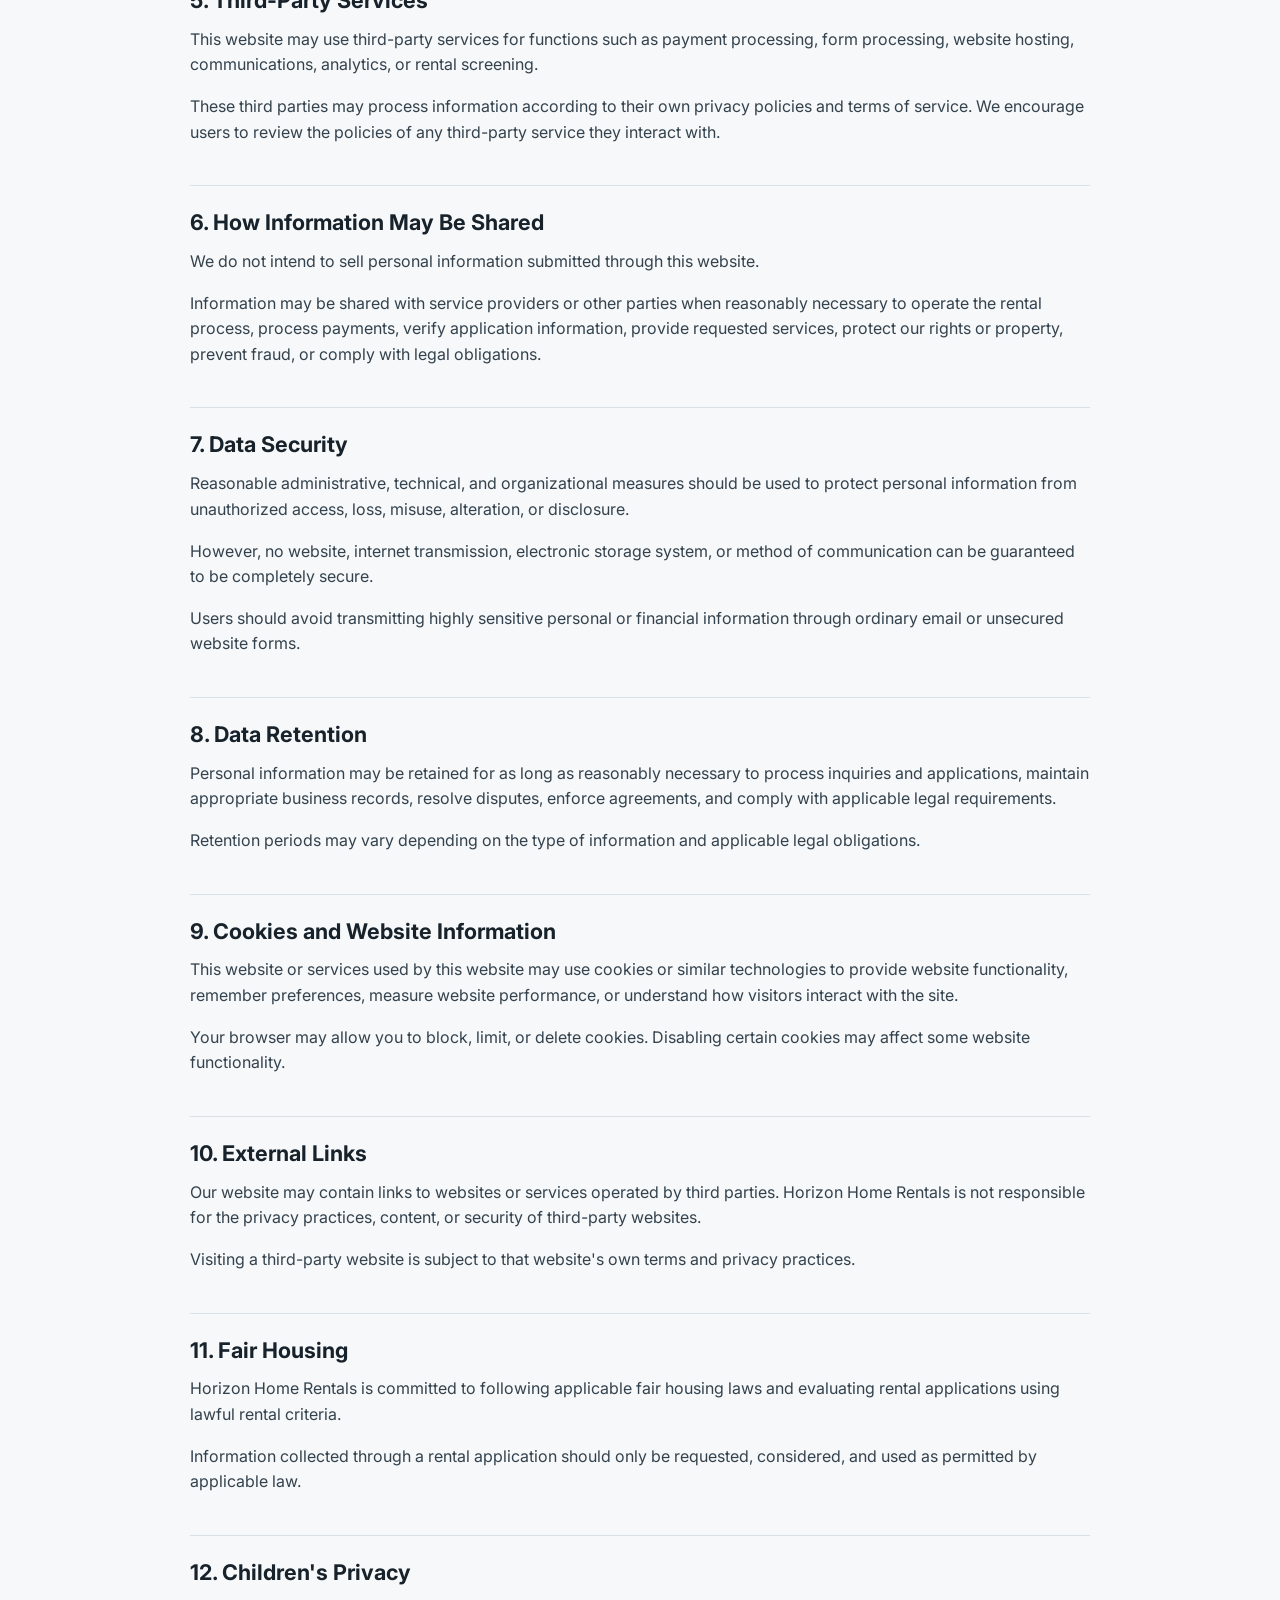
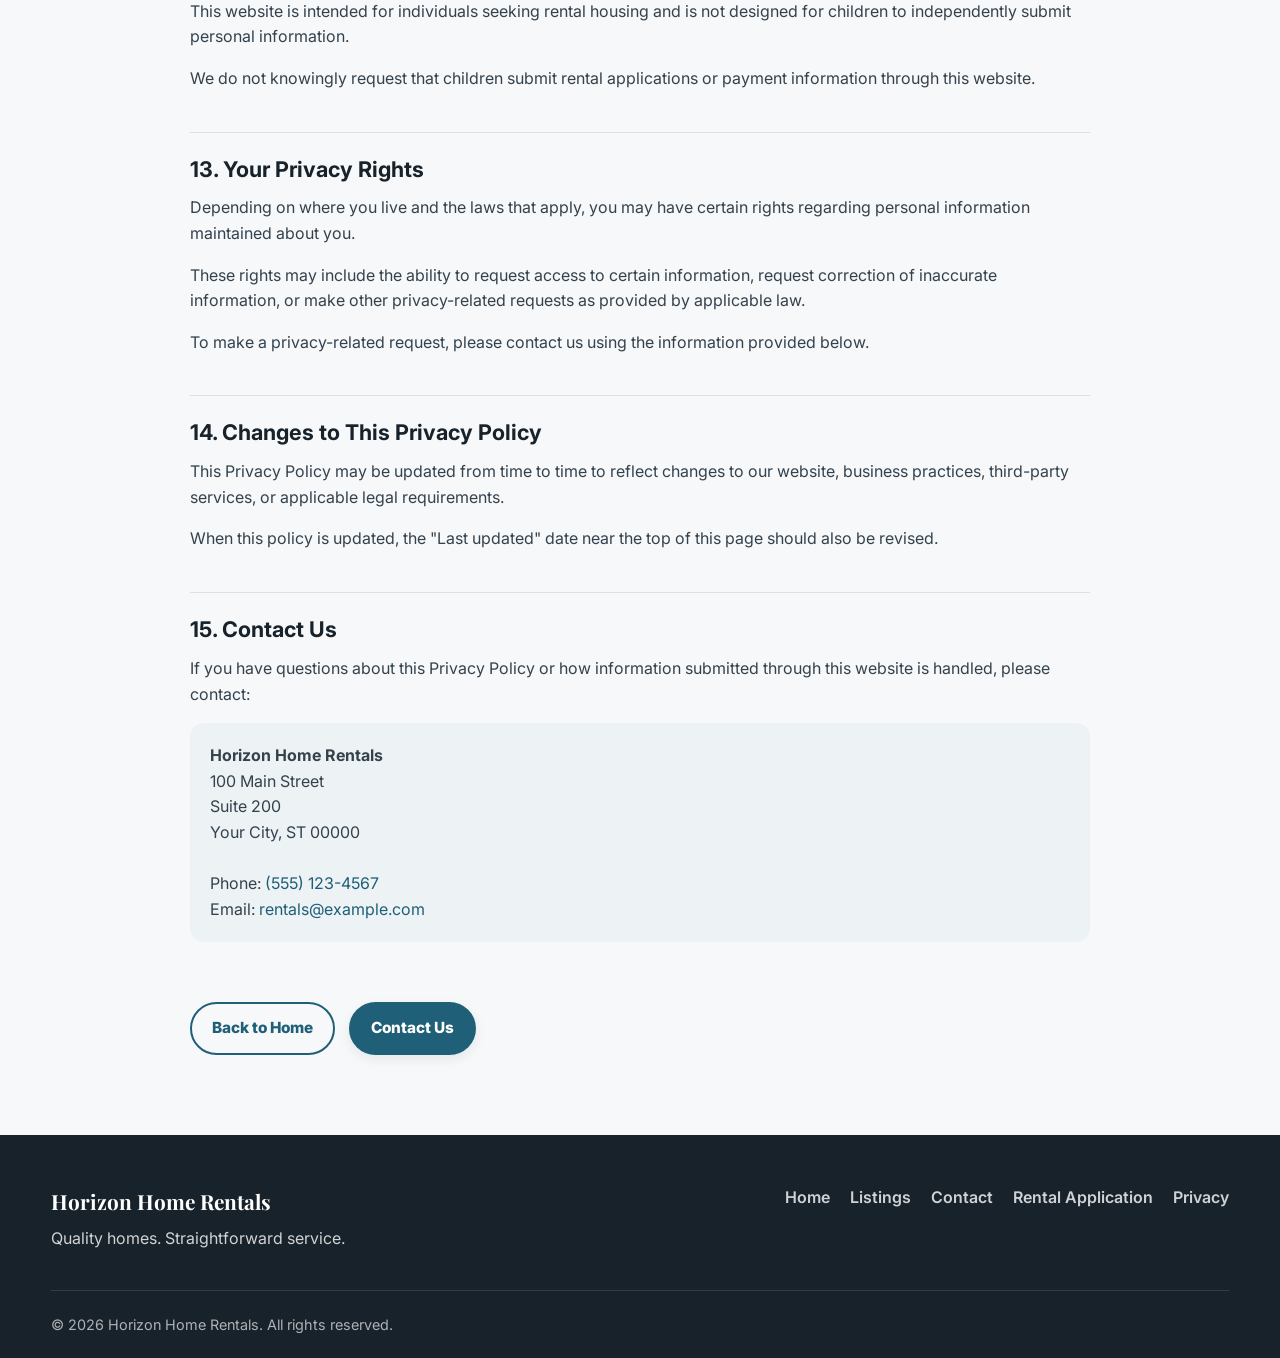
<file: privacy.html>
<!doctype html>
<html lang="en">

<head>
  <meta charset="utf-8">

  <meta
    name="viewport"
    content="width=device-width, initial-scale=1"
  >

  <meta
    name="description"
    content="Privacy Policy for Horizon Home Rentals. Learn how information submitted through our rental website is collected, used, and protected."
  >

  <title>
    Privacy Policy | Horizon Home Rentals
  </title>

  <link
    rel="preconnect"
    href="https://fonts.googleapis.com"
  >

  <link
    rel="preconnect"
    href="https://fonts.gstatic.com"
    crossorigin
  >

  <link
    href="https://fonts.googleapis.com/css2?family=Inter:wght@400;500;600;700;800&family=Playfair+Display:wght@700&display=swap"
    rel="stylesheet"
  >

  <link
    rel="stylesheet"
    href="assets/css/styles.css"
  >

  <script
    src="assets/js/main.js"
    defer
  ></script>
</head>


<body>

  <!-- Accessibility Skip Link -->

  <a
    class="skip-link"
    href="#main-content"
  >
    Skip to content
  </a>


  <!-- =========================
       HEADER
  ========================== -->

  <header class="site-header">

    <div class="container nav-wrap">

      <a
        class="brand"
        href="index.html"
        aria-label="Horizon Home Rentals home"
      >
        Horizon
        <span>Home Rentals</span>
      </a>


      <nav
        class="site-nav always-visible"
        aria-label="Primary navigation"
      >

        <a href="index.html">
          Home
        </a>

        <a href="index.html#listings">
          Listings
        </a>

        <a href="contact.html">
          Contact
        </a>

        <a
          class="nav-cta"
          href="application.html"
        >
          Apply Now
        </a>

      </nav>

    </div>

  </header>


  <!-- =========================
       MAIN CONTENT
  ========================== -->

  <main
    id="main-content"
    class="section"
  >

    <article class="container privacy-policy">


      <!-- =========================
           POLICY HEADER
      ========================== -->

      <header class="section-heading">

        <p class="eyebrow">
          Your Privacy
        </p>

        <h1>
          Privacy Policy
        </h1>

        <p>
          Last updated: September 10, 2026
        </p>

        <p>
          Horizon Home Rentals respects your privacy.
          This Privacy Policy explains how information
          may be collected, used, disclosed, and
          protected when you use our website, contact
          us, or submit a rental application.
        </p>

      </header>


      <!-- =========================
           INFORMATION COLLECTED
      ========================== -->

      <section aria-labelledby="information-collected">

        <h2 id="information-collected">
          1. Information We Collect
        </h2>

        <p>
          We may collect information that you voluntarily
          provide when you contact us, inquire about a
          rental property, or complete a rental
          application.
        </p>

        <p>
          Depending on how you use the website, this
          information may include your name, email
          address, telephone number, current address,
          desired move-in date, employment information,
          income information, rental history, landlord
          contact information, vehicle information,
          pet information, and other information that
          you voluntarily provide.
        </p>

        <p>
          Please do not submit highly sensitive
          information through an unsecured contact form,
          including Social Security numbers, bank account
          numbers, credit card numbers, passwords, or
          copies of identification documents.
        </p>

      </section>


      <!-- =========================
           HOW INFORMATION IS USED
      ========================== -->

      <section aria-labelledby="information-use">

        <h2 id="information-use">
          2. How We Use Your Information
        </h2>

        <p>
          Information submitted through this website
          may be used to respond to rental inquiries,
          communicate with prospective tenants,
          schedule property viewings, process rental
          applications, verify information provided
          by applicants, manage rental-related
          communications, and improve our website
          and services.
        </p>

        <p>
          We may also use information when reasonably
          necessary to comply with applicable laws,
          regulations, legal processes, or lawful
          government requests.
        </p>

      </section>


      <!-- =========================
           RENTAL APPLICATIONS
      ========================== -->

      <section aria-labelledby="rental-applications">

        <h2 id="rental-applications">
          3. Rental Applications
        </h2>

        <p>
          Information submitted as part of a rental
          application may be reviewed for the purpose
          of determining rental eligibility and
          processing an application.
        </p>

        <p>
          Where permitted by law and with any required
          authorization, information supplied by an
          applicant may be verified with employers,
          landlords, references, screening providers,
          or other appropriate sources.
        </p>

        <p>
          Submission of a rental application does not
          guarantee approval, availability of a
          property, or creation of a landlord-tenant
          relationship.
        </p>

      </section>


      <!-- =========================
           PAYMENT INFORMATION
      ========================== -->

      <section aria-labelledby="payment-information">

        <h2 id="payment-information">
          4. Payment Information
        </h2>

        <p>
          If an application fee or other authorized
          payment is made through this website,
          payment processing may be provided by
          PayPal or another third-party payment
          processor.
        </p>

        <p>
          Payment information entered directly into
          a third-party payment service is processed
          by that provider according to its own
          terms, security practices, and privacy
          policies.
        </p>

        <p>
          Horizon Home Rentals does not intend to
          directly collect or store complete credit
          card or bank account information through
          this website.
        </p>

      </section>


      <!-- =========================
           THIRD PARTY SERVICES
      ========================== -->

      <section aria-labelledby="third-party-services">

        <h2 id="third-party-services">
          5. Third-Party Services
        </h2>

        <p>
          This website may use third-party services
          for functions such as payment processing,
          form processing, website hosting,
          communications, analytics, or rental
          screening.
        </p>

        <p>
          These third parties may process information
          according to their own privacy policies and
          terms of service. We encourage users to
          review the policies of any third-party
          service they interact with.
        </p>

      </section>


      <!-- =========================
           INFORMATION SHARING
      ========================== -->

      <section aria-labelledby="information-sharing">

        <h2 id="information-sharing">
          6. How Information May Be Shared
        </h2>

        <p>
          We do not intend to sell personal information
          submitted through this website.
        </p>

        <p>
          Information may be shared with service
          providers or other parties when reasonably
          necessary to operate the rental process,
          process payments, verify application
          information, provide requested services,
          protect our rights or property, prevent
          fraud, or comply with legal obligations.
        </p>

      </section>


      <!-- =========================
           DATA SECURITY
      ========================== -->

      <section aria-labelledby="data-security">

        <h2 id="data-security">
          7. Data Security
        </h2>

        <p>
          Reasonable administrative, technical, and
          organizational measures should be used to
          protect personal information from
          unauthorized access, loss, misuse,
          alteration, or disclosure.
        </p>

        <p>
          However, no website, internet transmission,
          electronic storage system, or method of
          communication can be guaranteed to be
          completely secure.
        </p>

        <p>
          Users should avoid transmitting highly
          sensitive personal or financial information
          through ordinary email or unsecured website
          forms.
        </p>

      </section>


      <!-- =========================
           DATA RETENTION
      ========================== -->

      <section aria-labelledby="data-retention">

        <h2 id="data-retention">
          8. Data Retention
        </h2>

        <p>
          Personal information may be retained for
          as long as reasonably necessary to process
          inquiries and applications, maintain
          appropriate business records, resolve
          disputes, enforce agreements, and comply
          with applicable legal requirements.
        </p>

        <p>
          Retention periods may vary depending on the
          type of information and applicable legal
          obligations.
        </p>

      </section>


      <!-- =========================
           COOKIES
      ========================== -->

      <section aria-labelledby="cookies">

        <h2 id="cookies">
          9. Cookies and Website Information
        </h2>

        <p>
          This website or services used by this website
          may use cookies or similar technologies to
          provide website functionality, remember
          preferences, measure website performance,
          or understand how visitors interact with
          the site.
        </p>

        <p>
          Your browser may allow you to block, limit,
          or delete cookies. Disabling certain cookies
          may affect some website functionality.
        </p>

      </section>


      <!-- =========================
           EXTERNAL LINKS
      ========================== -->

      <section aria-labelledby="external-links">

        <h2 id="external-links">
          10. External Links
        </h2>

        <p>
          Our website may contain links to websites
          or services operated by third parties.
          Horizon Home Rentals is not responsible
          for the privacy practices, content, or
          security of third-party websites.
        </p>

        <p>
          Visiting a third-party website is subject
          to that website's own terms and privacy
          practices.
        </p>

      </section>


      <!-- =========================
           FAIR HOUSING
      ========================== -->

      <section aria-labelledby="fair-housing">

        <h2 id="fair-housing">
          11. Fair Housing
        </h2>

        <p>
          Horizon Home Rentals is committed to
          following applicable fair housing laws
          and evaluating rental applications using
          lawful rental criteria.
        </p>

        <p>
          Information collected through a rental
          application should only be requested,
          considered, and used as permitted by
          applicable law.
        </p>

      </section>


      <!-- =========================
           CHILDREN
      ========================== -->

      <section aria-labelledby="children">

        <h2 id="children">
          12. Children's Privacy
        </h2>

        <p>
          This website is intended for individuals
          seeking rental housing and is not designed
          for children to independently submit
          personal information.
        </p>

        <p>
          We do not knowingly request that children
          submit rental applications or payment
          information through this website.
        </p>

      </section>


      <!-- =========================
           PRIVACY RIGHTS
      ========================== -->

      <section aria-labelledby="privacy-rights">

        <h2 id="privacy-rights">
          13. Your Privacy Rights
        </h2>

        <p>
          Depending on where you live and the laws
          that apply, you may have certain rights
          regarding personal information maintained
          about you.
        </p>

        <p>
          These rights may include the ability to
          request access to certain information,
          request correction of inaccurate
          information, or make other privacy-related
          requests as provided by applicable law.
        </p>

        <p>
          To make a privacy-related request, please
          contact us using the information provided
          below.
        </p>

      </section>


      <!-- =========================
           POLICY CHANGES
      ========================== -->

      <section aria-labelledby="policy-changes">

        <h2 id="policy-changes">
          14. Changes to This Privacy Policy
        </h2>

        <p>
          This Privacy Policy may be updated from
          time to time to reflect changes to our
          website, business practices, third-party
          services, or applicable legal requirements.
        </p>

        <p>
          When this policy is updated, the
          "Last updated" date near the top of this
          page should also be revised.
        </p>

      </section>


      <!-- =========================
           CONTACT
      ========================== -->

      <section aria-labelledby="privacy-contact">

        <h2 id="privacy-contact">
          15. Contact Us
        </h2>

        <p>
          If you have questions about this Privacy
          Policy or how information submitted through
          this website is handled, please contact:
        </p>

        <address>

          <strong>
            Horizon Home Rentals
          </strong>

          <br>

          100 Main Street

          <br>

          Suite 200

          <br>

          Your City, ST 00000

          <br><br>

          Phone:

          <a href="tel:+15551234567">
            (555) 123-4567
          </a>

          <br>

          Email:

          <a href="mailto:rentals@example.com">
            rentals@example.com
          </a>

        </address>

      </section>


      <!-- =========================
           BACK TO HOME
      ========================== -->

      <footer class="privacy-actions">

        <a
          class="button button-secondary"
          href="index.html"
        >
          Back to Home
        </a>

        <a
          class="button button-primary"
          href="contact.html"
        >
          Contact Us
        </a>

      </footer>


    </article>

  </main>


  <!-- =========================
       SITE FOOTER
  ========================== -->

  <footer class="site-footer">

    <div class="container footer-grid">


      <section aria-labelledby="footer-company">

        <strong id="footer-company">
          Horizon Home Rentals
        </strong>

        <p>
          Quality homes. Straightforward service.
        </p>

      </section>


      <nav aria-label="Footer navigation">

        <a href="index.html">
          Home
        </a>

        <a href="index.html#listings">
          Listings
        </a>

        <a href="contact.html">
          Contact
        </a>

        <a href="application.html">
          Rental Application
        </a>

        <a href="privacy.html">
          Privacy
        </a>

      </nav>


    </div>


    <div class="container footer-bottom">

      <p>
        &copy;
        <span id="year">2026</span>
        Horizon Home Rentals.
        All rights reserved.
      </p>

    </div>

  </footer>


</body>

</html>
</file>
<file: assets/css/styles.css>
/* =========================================================
   HORIZON HOME RENTALS
   Complete Website Stylesheet
   File: assets/css/styles.css
========================================================= */


/* =========================================================
   1. CSS VARIABLES
========================================================= */

:root {
  --color-primary: #1f5f78;
  --color-primary-dark: #16485c;
  --color-primary-light: #e9f4f8;

  --color-secondary: #d9a441;
  --color-secondary-dark: #b88327;

  --color-dark: #18222b;
  --color-text: #34424d;
  --color-muted: #6f7d86;

  --color-white: #ffffff;
  --color-background: #f6f8fa;
  --color-background-alt: #edf2f5;

  --color-border: #d9e1e6;
  --color-success: #247a44;
  --color-error: #b83232;

  --shadow-small:
    0 4px 12px rgba(20, 40, 55, 0.08);

  --shadow-medium:
    0 10px 30px rgba(20, 40, 55, 0.12);

  --shadow-large:
    0 20px 50px rgba(20, 40, 55, 0.16);

  --radius-small: 8px;
  --radius-medium: 14px;
  --radius-large: 22px;

  --container-width: 1200px;

  --transition:
    0.25s ease;
}


/* =========================================================
   2. RESET
========================================================= */

*,
*::before,
*::after {
  box-sizing: border-box;
}

html {
  scroll-behavior: smooth;
}

body {
  margin: 0;
  min-height: 100vh;
  background: var(--color-background);
  color: var(--color-text);
  font-family: "Inter", Arial, sans-serif;
  font-size: 16px;
  line-height: 1.6;
}

img {
  display: block;
  width: 100%;
  max-width: 100%;
}

button,
input,
select,
textarea {
  font: inherit;
}

button {
  cursor: pointer;
}

a {
  color: var(--color-primary);
  text-decoration: none;
}

a:hover {
  text-decoration: none;
}

h1,
h2,
h3,
h4,
p {
  margin-top: 0;
}

h1,
h2,
h3,
h4 {
  color: var(--color-dark);
  line-height: 1.2;
}

h1,
h2 {
  font-family: "Playfair Display", Georgia, serif;
}

ul {
  margin-top: 0;
}

address {
  font-style: normal;
}


/* =========================================================
   3. ACCESSIBILITY
========================================================= */

.skip-link {
  position: absolute;
  top: -100px;
  left: 20px;
  z-index: 9999;
  padding: 12px 18px;
  border-radius: var(--radius-small);
  background: var(--color-dark);
  color: var(--color-white);
  font-weight: 700;
}

.skip-link:focus {
  top: 20px;
}

:focus-visible {
  outline: 3px solid var(--color-secondary);
  outline-offset: 3px;
}


/* =========================================================
   4. GLOBAL LAYOUT
========================================================= */

.container {
  width: min(92%, var(--container-width));
  margin-inline: auto;
}

.section {
  padding: 80px 0;
}

.section-muted {
  background: var(--color-background-alt);
}

.eyebrow {
  margin-bottom: 10px;
  color: var(--color-primary);
  font-size: 0.82rem;
  font-weight: 800;
  letter-spacing: 0.12em;
  text-transform: uppercase;
}

.section-heading {
  max-width: 720px;
  margin-bottom: 42px;
}

.section-heading h1,
.section-heading h2 {
  margin-bottom: 14px;
  font-size: clamp(2rem, 4vw, 3rem);
}

.section-heading p {
  color: var(--color-muted);
}


/* =========================================================
   5. HEADER
========================================================= */

.site-header {
  position: sticky;
  top: 0;
  z-index: 1000;
  border-bottom: 1px solid rgba(217, 225, 230, 0.9);
  background: rgba(255, 255, 255, 0.96);
  backdrop-filter: blur(12px);
}

.nav-wrap {
  display: flex;
  align-items: center;
  justify-content: space-between;
  min-height: 78px;
  gap: 30px;
}

.brand {
  display: inline-flex;
  align-items: baseline;
  gap: 7px;
  color: var(--color-dark);
  font-family: "Playfair Display", Georgia, serif;
  font-size: 1.45rem;
  font-weight: 700;
  white-space: nowrap;
}

.brand span {
  color: var(--color-primary);
}

.site-nav {
  display: flex;
  align-items: center;
  gap: 26px;
}

.site-nav a {
  color: var(--color-dark);
  font-size: 0.95rem;
  font-weight: 700;
  transition:
    color var(--transition),
    background var(--transition),
    transform var(--transition);
}

.site-nav a:hover {
  color: var(--color-primary);
}

.site-nav .nav-cta {
  padding: 11px 18px;
  border-radius: 999px;
  background: var(--color-primary);
  color: var(--color-white);
}

.site-nav .nav-cta:hover {
  background: var(--color-primary-dark);
  color: var(--color-white);
  transform: translateY(-1px);
}

.menu-toggle {
  display: none;
  padding: 9px 13px;
  border: 1px solid var(--color-border);
  border-radius: var(--radius-small);
  background: var(--color-white);
  color: var(--color-dark);
  font-weight: 800;
}


/* =========================================================
   6. HERO
========================================================= */

.hero {
  overflow: hidden;
  padding: 95px 0;
  background:
    linear-gradient(
      135deg,
      rgba(233, 244, 248, 0.98),
      rgba(246, 248, 250, 0.98)
    );
}

.hero-grid {
  display: grid;
  grid-template-columns: 1.4fr 0.75fr;
  align-items: center;
  gap: 60px;
}

.hero-content {
  max-width: 760px;
}

.hero h1 {
  max-width: 780px;
  margin-bottom: 20px;
  font-size: clamp(2.8rem, 6vw, 5.2rem);
}

.hero-copy {
  max-width: 680px;
  margin-bottom: 32px;
  color: var(--color-muted);
  font-size: 1.12rem;
}

.hero-actions {
  display: flex;
  flex-wrap: wrap;
  gap: 14px;
}

.hero-card {
  display: flex;
  flex-direction: column;
  gap: 13px;
  padding: 34px;
  border: 1px solid rgba(31, 95, 120, 0.12);
  border-radius: var(--radius-large);
  background: var(--color-white);
  box-shadow: var(--shadow-medium);
}

.hero-card strong {
  margin-bottom: 8px;
  color: var(--color-primary);
  font-size: 1.3rem;
}

.hero-card span {
  position: relative;
  padding-left: 24px;
  color: var(--color-text);
  font-weight: 600;
}

.hero-card span::before {
  content: "✓";
  position: absolute;
  left: 0;
  color: var(--color-success);
  font-weight: 900;
}


/* =========================================================
   7. BUTTONS
========================================================= */

.button {
  display: inline-flex;
  align-items: center;
  justify-content: center;
  min-height: 46px;
  padding: 12px 20px;
  border: 2px solid transparent;
  border-radius: 999px;
  font-size: 0.96rem;
  font-weight: 800;
  text-align: center;
  transition:
    background var(--transition),
    color var(--transition),
    border-color var(--transition),
    transform var(--transition),
    box-shadow var(--transition);
}

.button:hover {
  transform: translateY(-2px);
}

.button-primary {
  background: var(--color-primary);
  color: var(--color-white);
  box-shadow: var(--shadow-small);
}

.button-primary:hover {
  background: var(--color-primary-dark);
  color: var(--color-white);
}

.button-secondary {
  border-color: var(--color-primary);
  background: transparent;
  color: var(--color-primary);
}

.button-secondary:hover {
  background: var(--color-primary-light);
  color: var(--color-primary-dark);
}

.full-width {
  width: 100%;
}


/* =========================================================
   8. LISTINGS
========================================================= */

.listing-grid {
  display: grid;
  grid-template-columns: repeat(2, minmax(0, 1fr));
  gap: 32px;
}

.listing-card {
  overflow: hidden;
  border: 1px solid var(--color-border);
  border-radius: var(--radius-large);
  background: var(--color-white);
  box-shadow: var(--shadow-small);
  transition:
    transform var(--transition),
    box-shadow var(--transition);
}

.listing-card:hover {
  transform: translateY(-4px);
  box-shadow: var(--shadow-medium);
}

.listing-card:last-child:nth-child(odd) {
  grid-column: 1 / -1;
  max-width: 700px;
  width: 100%;
  justify-self: center;
}

.listing-content {
  padding: 26px;
}

.listing-title-row {
  display: flex;
  align-items: flex-start;
  justify-content: space-between;
  gap: 18px;
  margin-bottom: 6px;
}

.listing-title-row h3 {
  margin: 0;
  font-size: 1.35rem;
}

.listing-title-row strong {
  flex-shrink: 0;
  color: var(--color-primary);
  font-size: 1.05rem;
}

.address {
  margin-bottom: 18px;
  color: var(--color-muted);
}

.facts {
  display: flex;
  flex-wrap: wrap;
  gap: 8px;
  padding: 0;
  margin-bottom: 18px;
  list-style: none;
}

.facts li {
  padding: 7px 11px;
  border-radius: 999px;
  background: var(--color-primary-light);
  color: var(--color-primary-dark);
  font-size: 0.84rem;
  font-weight: 700;
}

.card-actions {
  display: flex;
  flex-wrap: wrap;
  gap: 12px;
  margin-top: 24px;
}


/* =========================================================
   9. SLIDESHOW
========================================================= */

.slideshow {
  position: relative;
  height: 340px;
  overflow: hidden;
  background: #dce3e7;
}

.slide {
  position: absolute;
  inset: 0;
  height: 100%;
  object-fit: cover;
  opacity: 0;
  visibility: hidden;
  transition:
    opacity 0.45s ease,
    visibility 0.45s ease;
}

.slide.active {
  opacity: 1;
  visibility: visible;
}

.slide-button {
  position: absolute;
  top: 50%;
  z-index: 5;
  display: grid;
  place-items: center;
  width: 44px;
  height: 44px;
  border: 0;
  border-radius: 50%;
  background: rgba(24, 34, 43, 0.78);
  color: var(--color-white);
  font-size: 1.6rem;
  transform: translateY(-50%);
  transition:
    background var(--transition),
    transform var(--transition);
}

.slide-button:hover {
  background: rgba(24, 34, 43, 0.96);
}

.slide-button.prev {
  left: 15px;
}

.slide-button.next {
  right: 15px;
}

.slide-counter {
  position: absolute;
  right: 16px;
  bottom: 15px;
  z-index: 5;
  padding: 7px 10px;
  border-radius: 999px;
  background: rgba(24, 34, 43, 0.78);
  color: var(--color-white);
  font-size: 0.8rem;
  font-weight: 700;
}


/* =========================================================
   10. TWO-COLUMN ABOUT AREA
========================================================= */

.two-column {
  display: grid;
  grid-template-columns: 0.8fr 1.2fr;
  gap: 60px;
  align-items: start;
}

.two-column h2 {
  font-size: clamp(2rem, 4vw, 3rem);
}

.two-column p {
  color: var(--color-muted);
}


/* =========================================================
   11. FORMS
========================================================= */

.form-layout {
  display: grid;
  grid-template-columns: minmax(0, 1fr) 360px;
  align-items: start;
  gap: 44px;
}

.form-layout > section > h1 {
  margin-bottom: 14px;
  font-size: clamp(2.3rem, 5vw, 3.7rem);
}

.form-intro {
  max-width: 700px;
  margin-bottom: 32px;
  color: var(--color-muted);
}

.application-form {
  display: flex;
  flex-direction: column;
  gap: 26px;
}

.application-form fieldset {
  display: flex;
  flex-direction: column;
  gap: 16px;
  min-width: 0;
  padding: 25px;
  margin: 0;
  border: 1px solid var(--color-border);
  border-radius: var(--radius-medium);
  background: var(--color-white);
  box-shadow: var(--shadow-small);
}

.application-form legend {
  padding: 0 10px;
  color: var(--color-dark);
  font-size: 1.08rem;
  font-weight: 800;
}

.application-form label {
  display: block;
  margin-bottom: 7px;
  color: var(--color-dark);
  font-size: 0.9rem;
  font-weight: 700;
}

.application-form input,
.application-form select,
.application-form textarea {
  width: 100%;
  border: 1px solid var(--color-border);
  border-radius: var(--radius-small);
  background: var(--color-white);
  color: var(--color-dark);
  transition:
    border-color var(--transition),
    box-shadow var(--transition);
}

.application-form input,
.application-form select {
  min-height: 47px;
  padding: 10px 12px;
}

.application-form textarea {
  min-height: 130px;
  padding: 12px;
  resize: vertical;
}

.application-form input:focus,
.application-form select:focus,
.application-form textarea:focus {
  border-color: var(--color-primary);
  outline: none;
  box-shadow:
    0 0 0 3px rgba(31, 95, 120, 0.13);
}

.application-form input::placeholder,
.application-form textarea::placeholder {
  color: #9aa6ae;
}

.field-grid {
  display: grid;
  gap: 18px;
}

.field-grid.two {
  grid-template-columns: repeat(2, minmax(0, 1fr));
}

.field-grid.three {
  grid-template-columns: 1.3fr 0.7fr 0.8fr;
}

.check-row {
  display: flex !important;
  align-items: flex-start;
  gap: 12px;
  margin-top: 6px;
  cursor: pointer;
}

.check-row input {
  width: 18px;
  min-width: 18px;
  height: 18px;
  min-height: auto;
  margin-top: 4px;
}

.check-row span {
  color: var(--color-text);
  font-size: 0.9rem;
  font-weight: 500;
}

.status-message {
  min-height: 24px;
  margin: 0;
  font-weight: 700;
}

.status-message.success {
  color: var(--color-success);
}

.status-message.error {
  color: var(--color-error);
}


/* =========================================================
   12. PAYMENT CARD
========================================================= */

.payment-card {
  position: sticky;
  top: 110px;
  padding: 28px;
  border: 1px solid var(--color-border);
  border-radius: var(--radius-large);
  background: var(--color-white);
  box-shadow: var(--shadow-medium);
}

.payment-card h2 {
  margin-bottom: 10px;
  font-size: 1.7rem;
}

.payment-card h3 {
  margin-top: 25px;
  margin-bottom: 6px;
  font-size: 1rem;
}

.payment-card p {
  color: var(--color-muted);
}

.payment-card a:not(.button) {
  font-weight: 700;
}

.payment-card address {
  color: var(--color-muted);
}

.fee {
  margin: 18px 0;
}

.fee span {
  color: var(--color-primary);
  font-size: 2.4rem;
  font-weight: 800;
}

#paypal-button-container {
  width: 100%;
  margin-top: 24px;
}

.notice {
  margin-top: 25px;
  padding: 18px;
  border-left: 4px solid var(--color-secondary);
  border-radius: var(--radius-small);
  background: #fff8e8;
  color: var(--color-text);
}

.notice strong {
  color: var(--color-dark);
}

.notice p {
  margin-top: 8px;
  color: var(--color-text);
}

.notice .button {
  margin-top: 10px;
}


/* =========================================================
   13. CONTACT PAGE
========================================================= */

#contact-form {
  width: 100%;
}

#contact-status {
  margin-top: 2px;
}


/* =========================================================
   14. PRIVACY POLICY
========================================================= */

.privacy-policy {
  max-width: 900px;
}

.privacy-policy > header {
  margin-bottom: 42px;
}

.privacy-policy > section {
  padding: 24px 0;
  border-bottom: 1px solid var(--color-border);
}

.privacy-policy > section:last-of-type {
  border-bottom: 0;
}

.privacy-policy h2 {
  margin-bottom: 13px;
  font-family: "Inter", Arial, sans-serif;
  font-size: 1.35rem;
}

.privacy-policy p,
.privacy-policy address {
  color: var(--color-text);
}

.privacy-policy address {
  padding: 20px;
  border-radius: var(--radius-medium);
  background: var(--color-background-alt);
}

.privacy-actions {
  display: flex;
  flex-wrap: wrap;
  gap: 14px;
  margin-top: 36px;
}


/* =========================================================
   15. FOOTER
========================================================= */

.site-footer {
  margin-top: auto;
  padding-top: 50px;
  background: var(--color-dark);
  color: rgba(255, 255, 255, 0.8);
}

.footer-grid {
  display: grid;
  grid-template-columns: 1fr auto;
  gap: 40px;
  padding-bottom: 38px;
}

.footer-grid strong {
  display: block;
  margin-bottom: 8px;
  color: var(--color-white);
  font-family: "Playfair Display", Georgia, serif;
  font-size: 1.3rem;
}

.footer-grid p {
  margin-bottom: 0;
}

.footer-grid nav {
  display: flex;
  flex-wrap: wrap;
  align-content: start;
  justify-content: flex-end;
  gap: 20px;
}

.footer-grid nav a {
  color: rgba(255, 255, 255, 0.8);
  font-weight: 600;
}

.footer-grid nav a:hover {
  color: var(--color-white);
}

.footer-bottom {
  padding: 22px 0;
  border-top: 1px solid rgba(255, 255, 255, 0.12);
  color: rgba(255, 255, 255, 0.65);
  font-size: 0.9rem;
}

.footer-bottom p {
  margin: 0;
}


/* =========================================================
   16. ERROR / 404 SUPPORT
========================================================= */

.error-page {
  display: grid;
  place-items: center;
  min-height: 70vh;
  padding: 60px 20px;
  text-align: center;
}

.error-page h1 {
  margin-bottom: 15px;
  font-size: clamp(4rem, 12vw, 8rem);
  color: var(--color-primary);
}

.error-page h2 {
  font-size: clamp(1.8rem, 5vw, 3rem);
}

.error-page p {
  max-width: 600px;
  color: var(--color-muted);
}


/* =========================================================
   17. UTILITY CLASSES
========================================================= */

.text-center {
  text-align: center;
}

.hidden {
  display: none !important;
}

.visually-hidden {
  position: absolute !important;
  width: 1px !important;
  height: 1px !important;
  padding: 0 !important;
  margin: -1px !important;
  overflow: hidden !important;
  clip: rect(0, 0, 0, 0) !important;
  white-space: nowrap !important;
  border: 0 !important;
}


/* =========================================================
   18. TABLET RESPONSIVE STYLES
========================================================= */

@media (max-width: 950px) {

  .hero-grid {
    grid-template-columns: 1fr;
  }

  .hero-card {
    max-width: 560px;
  }

  .listing-grid {
    grid-template-columns: 1fr;
  }

  .listing-card:last-child:nth-child(odd) {
    grid-column: auto;
    max-width: none;
  }

  .two-column {
    grid-template-columns: 1fr;
    gap: 25px;
  }

  .form-layout {
    grid-template-columns: 1fr;
  }

  .payment-card {
    position: static;
  }

  .footer-grid {
    grid-template-columns: 1fr;
  }

  .footer-grid nav {
    justify-content: flex-start;
  }
}


/* =========================================================
   19. MOBILE NAVIGATION
========================================================= */

@media (max-width: 760px) {

  .nav-wrap {
    position: relative;
    min-height: 70px;
  }

  .brand {
    font-size: 1.18rem;
  }

  .menu-toggle {
    display: inline-block;
  }

  .site-nav:not(.always-visible) {
    position: absolute;
    top: calc(100% + 1px);
    left: 0;
    right: 0;
    display: none;
    flex-direction: column;
    align-items: stretch;
    gap: 0;
    padding: 12px;
    border: 1px solid var(--color-border);
    border-radius: 0 0 var(--radius-medium) var(--radius-medium);
    background: var(--color-white);
    box-shadow: var(--shadow-medium);
  }

  .site-nav:not(.always-visible).open {
    display: flex;
  }

  .site-nav:not(.always-visible) a {
    padding: 13px;
    border-radius: var(--radius-small);
  }

  .site-nav:not(.always-visible) .nav-cta {
    margin-top: 5px;
    text-align: center;
  }

  .site-nav.always-visible {
    gap: 14px;
  }

  .site-nav.always-visible a {
    font-size: 0.84rem;
  }

  .hero {
    padding: 70px 0;
  }

  .hero h1 {
    font-size: clamp(2.5rem, 12vw, 4rem);
  }

  .hero-actions {
    flex-direction: column;
  }

  .hero-actions .button {
    width: 100%;
  }

  .section {
    padding: 60px 0;
  }

  .slideshow {
    height: 280px;
  }

  .listing-title-row {
    flex-direction: column;
    gap: 6px;
  }

  .card-actions {
    flex-direction: column;
  }

  .card-actions .button {
    width: 100%;
  }

  .field-grid.two,
  .field-grid.three {
    grid-template-columns: 1fr;
  }

  .application-form fieldset {
    padding: 20px;
  }

  .privacy-actions {
    flex-direction: column;
  }

  .privacy-actions .button {
    width: 100%;
  }

  .footer-grid nav {
    flex-direction: column;
    gap: 12px;
  }
}


/* =========================================================
   20. SMALL MOBILE SCREENS
========================================================= */

@media (max-width: 520px) {

  .container {
    width: min(94%, var(--container-width));
  }

  .nav-wrap {
    gap: 12px;
  }

  .brand {
    flex-direction: column;
    gap: 0;
    line-height: 1.05;
  }

  .site-nav.always-visible {
    display: flex;
    gap: 8px;
  }

  .site-nav.always-visible a {
    font-size: 0.76rem;
  }

  .hero {
    padding: 55px 0;
  }

  .hero-card {
    padding: 24px;
  }

  .listing-content {
    padding: 20px;
  }

  .slideshow {
    height: 240px;
  }

  .slide-button {
    width: 38px;
    height: 38px;
    font-size: 1.3rem;
  }

  .slide-button.prev {
    left: 10px;
  }

  .slide-button.next {
    right: 10px;
  }

  .facts {
    gap: 6px;
  }

  .facts li {
    font-size: 0.77rem;
  }

  .payment-card {
    padding: 22px;
  }

  .fee span {
    font-size: 2rem;
  }

  .section-heading h1,
  .section-heading h2 {
    font-size: 2rem;
  }
}


/* =========================================================
   21. PRINT STYLES
========================================================= */

@media print {

  .site-header,
  .site-footer,
  .menu-toggle,
  .hero-actions,
  .card-actions,
  .slide-button,
  #paypal-button-container {
    display: none !important;
  }

  body {
    background: var(--color-white);
    color: #000000;
  }

  .section {
    padding: 20px 0;
  }

  .application-form fieldset,
  .payment-card,
  .listing-card {
    box-shadow: none;
  }
}


/* =========================================================
   END OF STYLESHEET
========================================================= */
</file>
